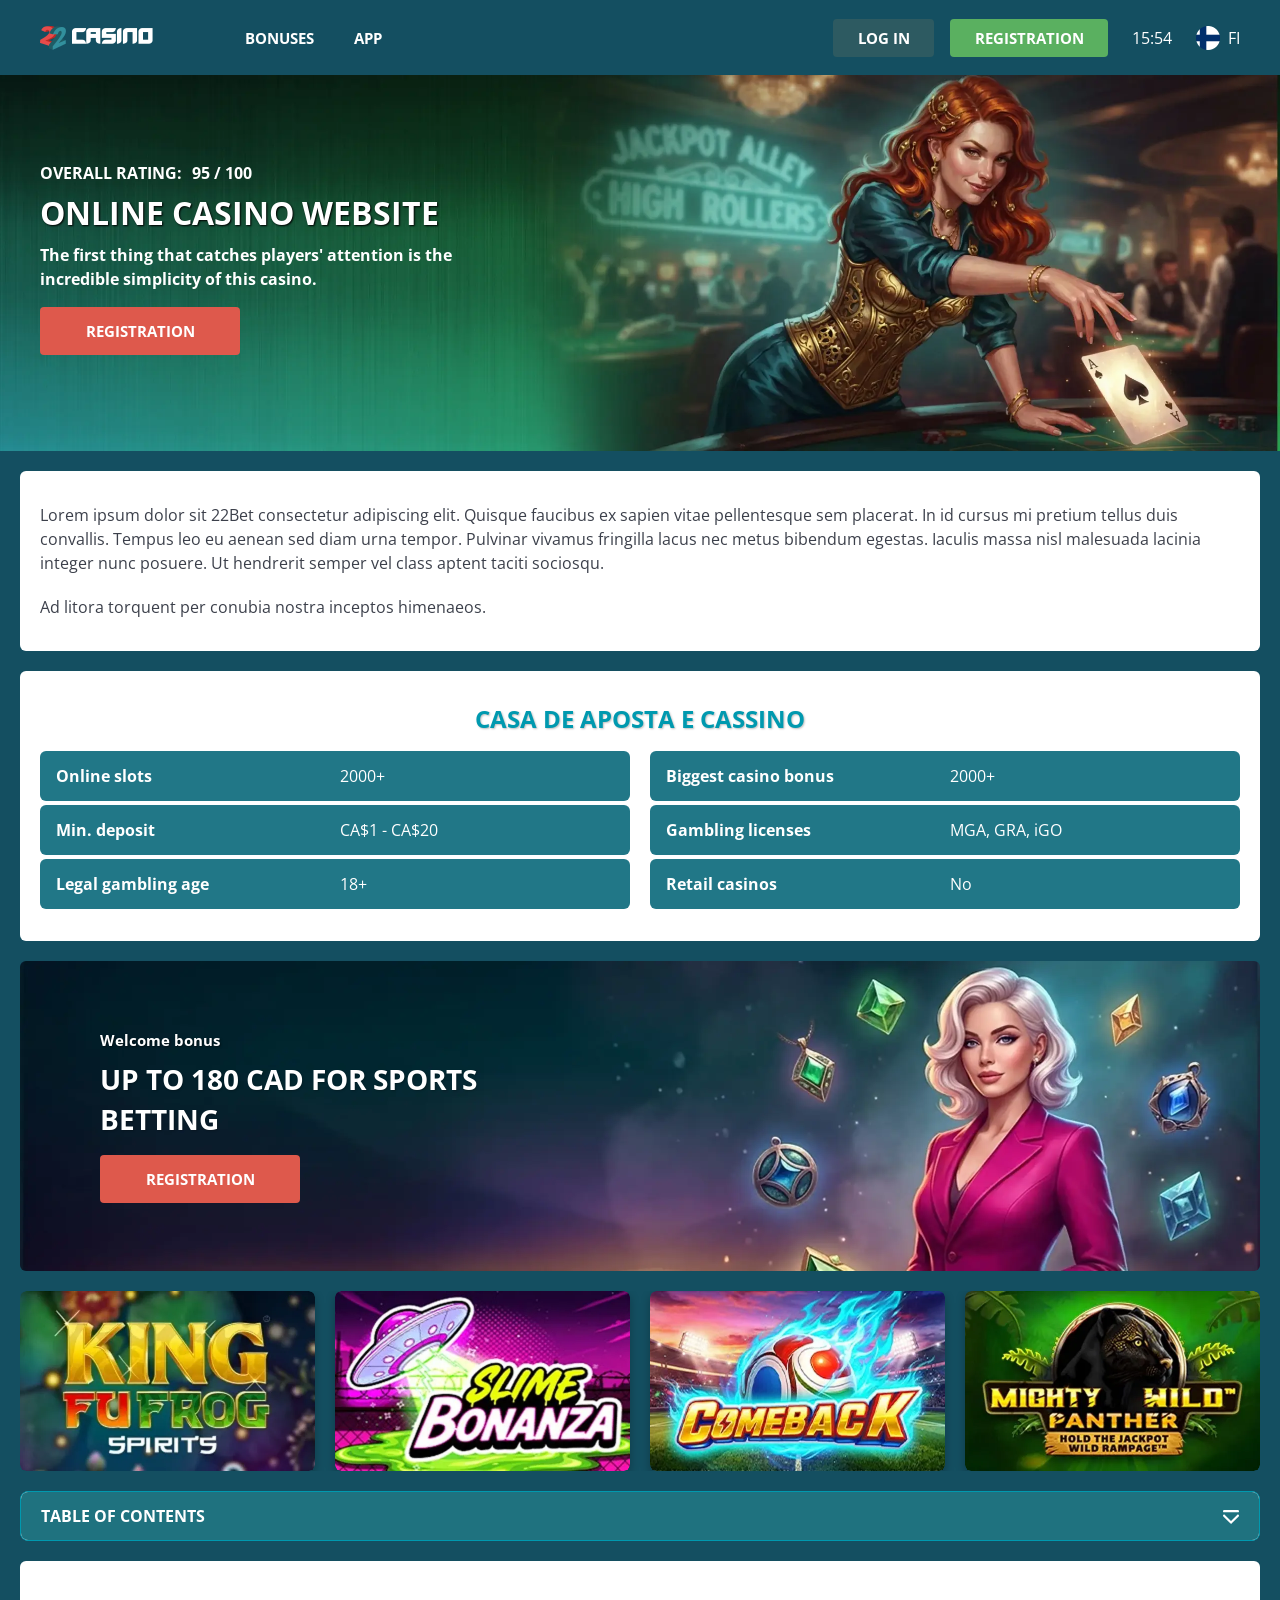
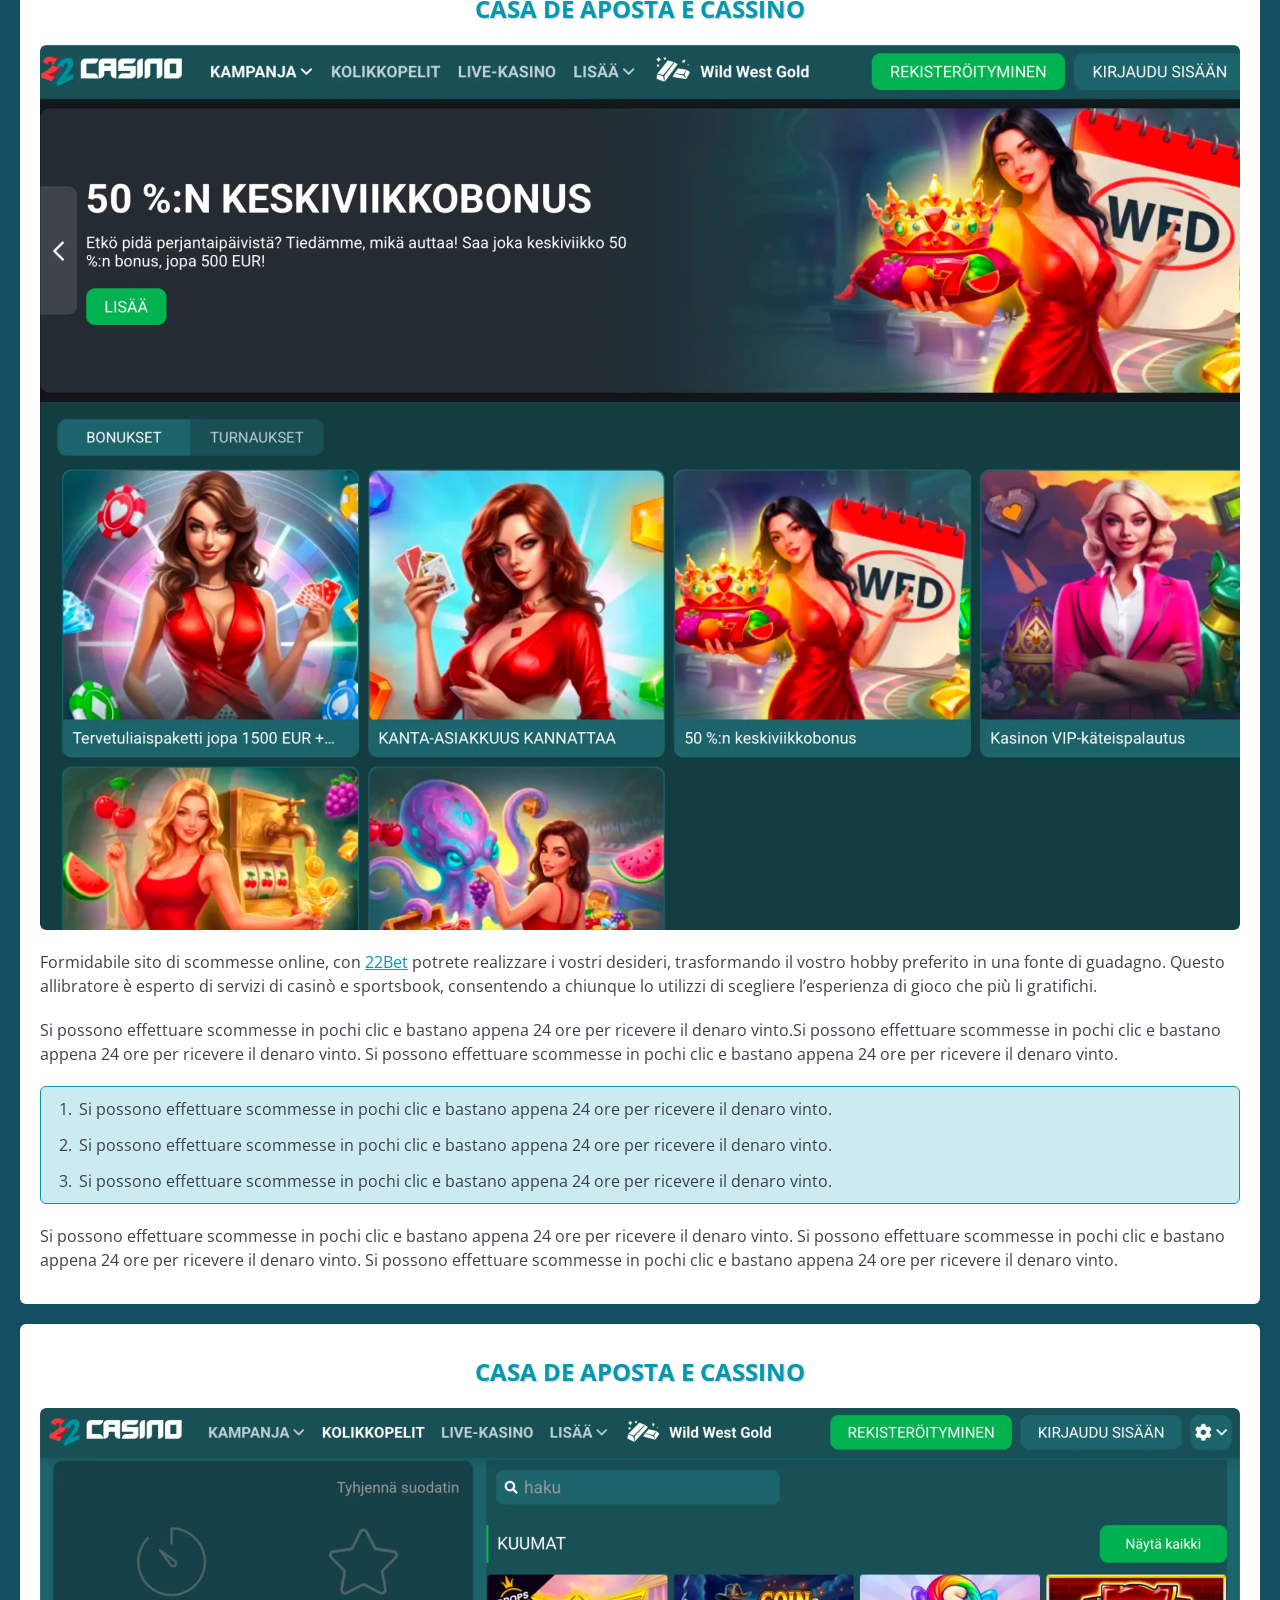
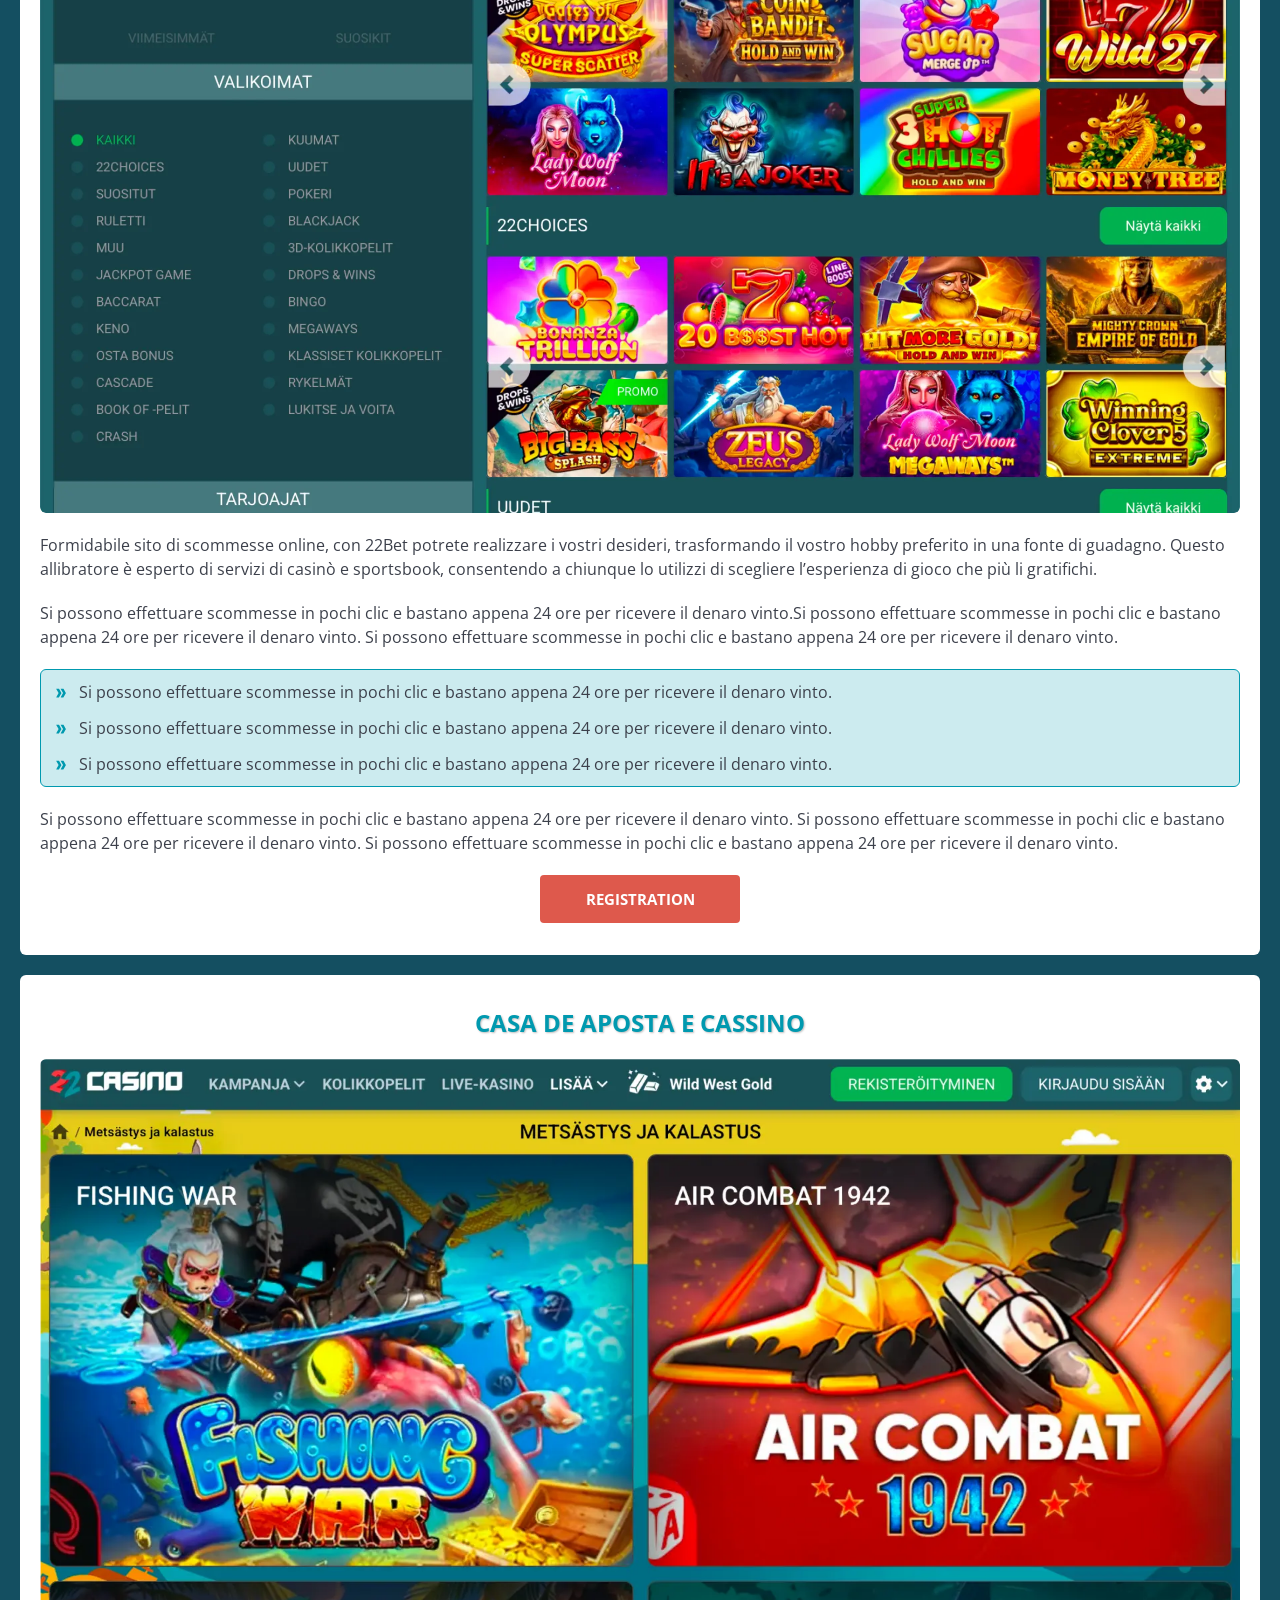
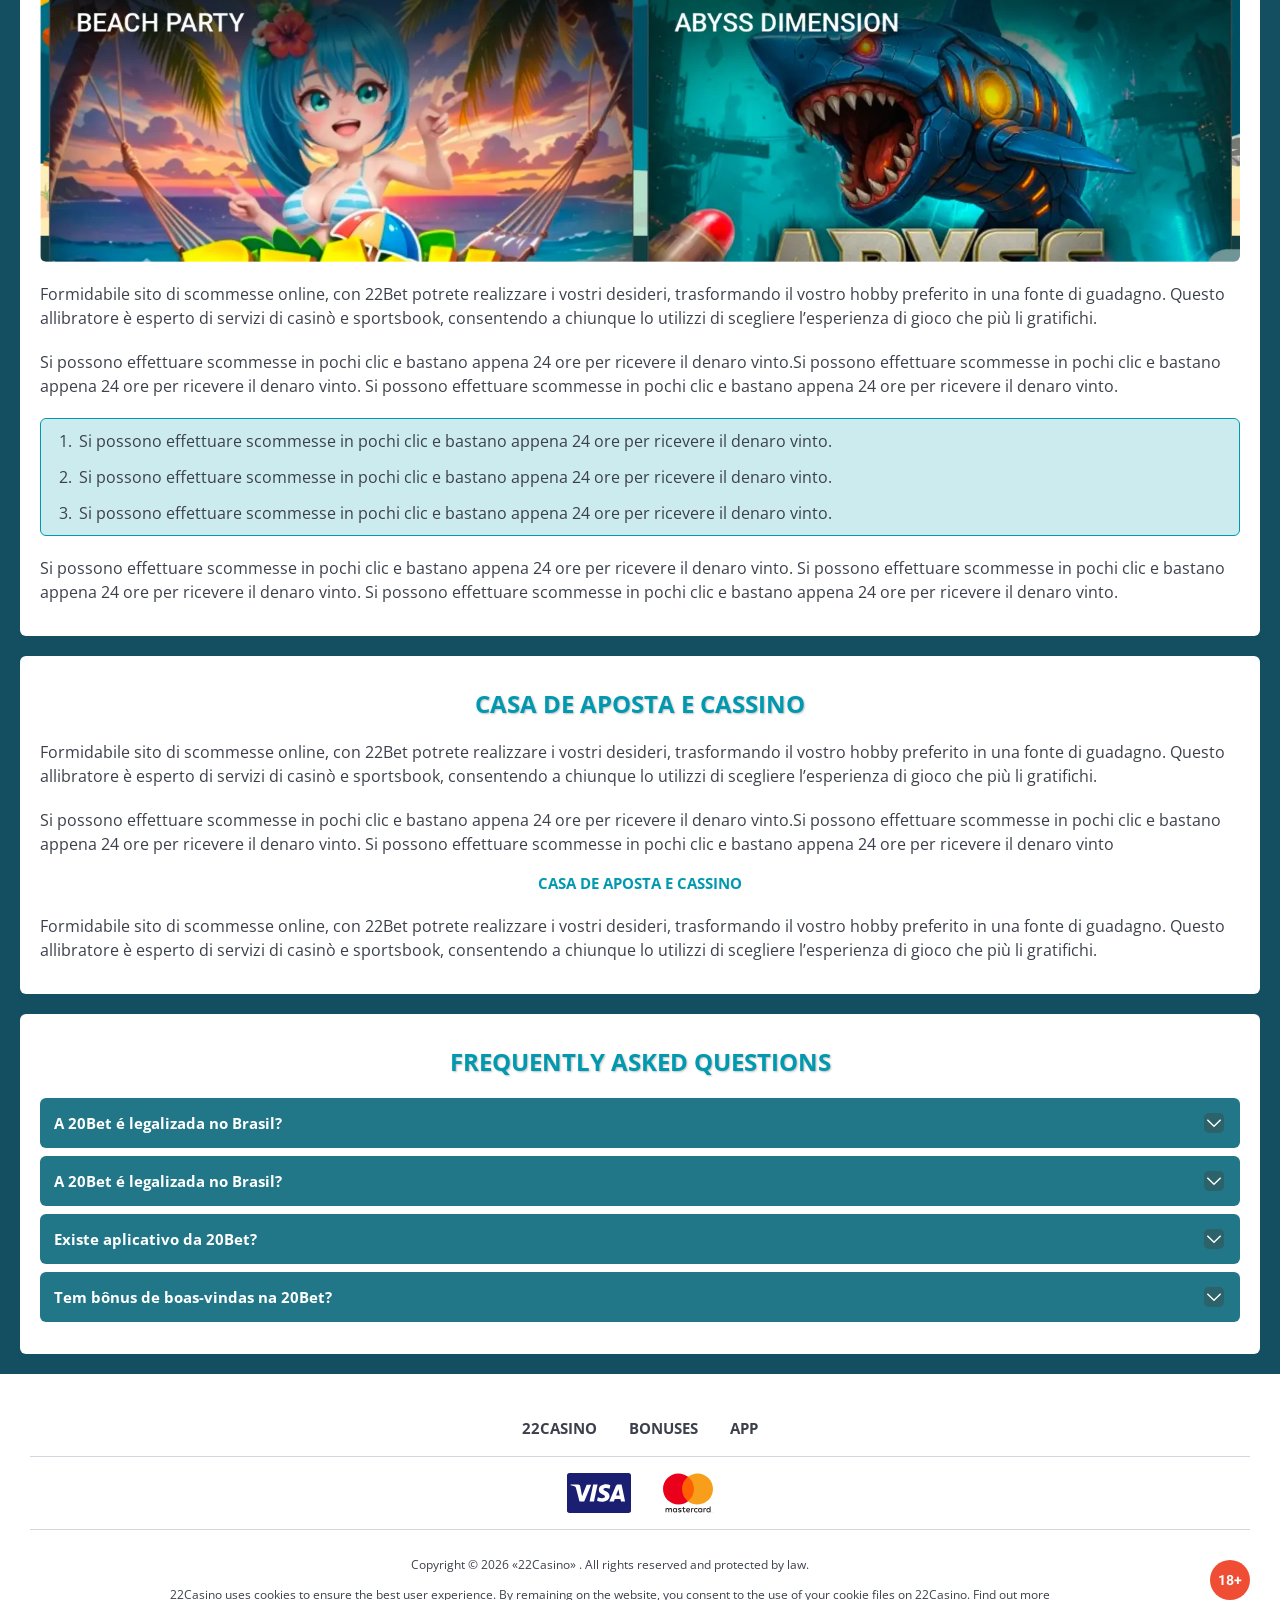
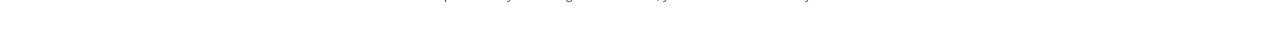
<file: index.html>
<!DOCTYPE html>
<html lang="fi">
  <head>
    <meta charset="UTF-8" />
   
    <meta name="viewport" content="width=device-width, initial-scale=1.0" />
    <title>22Bet </title>
    <meta name="description" content />
    <meta property="og:site_name" content />
    <meta property="og:title" content />
    <meta property="og:type" content="website" />
    <meta property="og:url" content />
    <meta property="og:image" content />
    <meta property="og:image:alt" content />
    <meta property="og:locale" content="fi" />
    <meta property="og:description" content />
    <link rel="preconnect" href="https://fonts.googleapis.com" />
    <link rel="preconnect" href="https://fonts.gstatic.com" crossorigin="anonymous" />
   <link href="https://fonts.googleapis.com/css2?family=Open+Sans:ital,wght@0,300..800;1,300..800&display=swap" rel="stylesheet">
<link href="https://fonts.googleapis.com/css?family=Roboto+Condensed&display=swap" rel="stylesheet">

   <link rel="stylesheet" href="./css/reset.css" />
    <link rel="stylesheet" href="./css/main.css" />
    <link rel="stylesheet" href="./css/media.css"/>
    <link rel="icon" href="./images/Group.png" type="image/x-icon"/>
    <script
    src="https://code.jquery.com/jquery-3.6.1.min.js"
    integrity="sha256-o88AwQnZB+VDvE9tvIXrMQaPlFFSUTR+nldQm1LuPXQ="
    crossorigin="anonymous"
  ></script>
  </head>
  <body>
    <header class="header">
      <section class="content header__content">
        <a href="./index.html" class="logo header__logo"
          ><img src="./images/logo.png" alt="logo" title
        /></a>
        <button class="header__btn-menu" >
          <svg width="16px" height="16px" viewBox="0 0 16 16" xmlns="http://www.w3.org/2000/svg">
              <rect y="0" width="16" height="3" rx="1.5"></rect>
              <rect y="6.5" width="16" height="3" rx="1.5"></rect>
              <rect y="13" width="16" height="3" rx="1.5"></rect>
            </svg>
        </button>

          <nav class="menu header__menu">
            <ul class="header__menu-list">
                
              <li >
                 <a href="./bonus.html" >
                Bonuses
              </a>
             
              
            </li>
              <li>
                <a href="./app.html">
                 App
                </a>
              </li>
           
             
            </ul>
            <div class="header__button header__button-menu " >
              <a href="#" class="button  button__login-menu">log in</a>
              <a href="#" class="button button__menu">registration</a>
            </div>
           
          </nav>
            <a href="#" class="button button__login">log in</a>
            <a href="#" class="button button__singup">registration</a>
            <div id="clock" class="header__time">00:00</div>
            <a href="#" class="header__flag">
                <span><img src="./images/flag.png" alt="flag" title /></span>
                <span>fi</span>
              </a>
      </section>
    </header>
     <main class="main home main-page">
        <section class=" hero hero__page">
           
            <div class="background">
              <img src="./images/main/bg-main.webp" alt="hero" title />
              
            </div>
            <div class="hero__wrapper">
              <div class="hero__data">
                <div class="hero__rating" >
                  <p>Overall Rating:</p>
                 
                  <span >
                    <span >95</span>
                  <span>/</span> 
                  <span >100</span>
                  
                  </span>
                </div>
                <h1 class="title general hero__title">
                 Online Casino Website
                </h1>
                <p class="hero__text">The first thing that catches players' attention is the incredible simplicity of this casino.</p>
                <a href="#" class="button  hero__button">Registration</a>
               
              </div>
             
            </div>
          </section>
      <section class="main__wrap main__wrap-page">
       
       <section class="content__wrapper content__wrapper-page">

         
        
       
          <section class="content article">
            <p>
             Lorem ipsum dolor sit 22Bet consectetur adipiscing elit. Quisque faucibus ex sapien vitae pellentesque sem placerat. In id cursus mi pretium tellus duis convallis. Tempus leo eu aenean sed diam urna tempor. Pulvinar vivamus fringilla lacus nec metus bibendum egestas. Iaculis massa nisl malesuada lacinia integer nunc posuere. Ut hendrerit semper vel class aptent taciti sociosqu.
            </p>
            <p>
             Ad litora torquent per conubia nostra inceptos himenaeos.
            </p>
          </section>
      <section class="content features">
            <h2 class="title high features__title">Casa de Aposta e Cassino</h2>
           
              <table class="features__table">
               <tbody class="features__group">
                 
                   <tr>
                   <td>Online slots</td>
                   <td>2000+</td>
                  </tr>
                  <tr>
                   <td>Biggest casino bonus</td>
                   <td>2000+</td>
                  </tr>
                  <tr>
                   <td>Min. deposit</td>
                   <td>CA$1 - CA$20</td>
                  </tr>
              
                     <tr>
                     <td>Gambling licenses</td>
                     <td>MGA, GRA, iGO</td>
                   </tr>
                   <tr>
                     <td>Legal gambling age</td>
                     <td>18+</td>
                   </tr>
                   <tr>
                     <td>Retail casinos</td>
                     <td>No</td>
                   </tr>
                
               </tbody>
             </table>
            
         
           </section>  

        
             
             <section class="content banner banner-main">
            <div class="background ">
              
              <img src="./images/main/banner-main.webp" alt="banner" title />
              
            </div>
            <div class="banner__info">
                <p class="banner__subtitle">Welcome bonus</p>
              <h2 class="title high banner__title-main">
             up to 180 CAD
for sports betting
              </h2>
          
              <a href="#" class="button banner__button">Registration</a>
            </div>
          </section>
          
           <section class="content casino">
           
              <ul class="casino__list ">
                <li class="casino__item">
                    <a href="#"><div class="casino__wrapper">
                      <img class="casino__img" src="./images/main/card-main1.webp" alt="" title>
                    <div class="casino__hover casino__hover-live">
                        
                        <div class="casino-box">
                            
                        <span href="#" class="button  casino__buttons">Play now</span>
                        </div>
                    </div>
                    </div>
                    </a>
                </li>
                <li class="casino__item">
                  <a href="#"><div class="casino__wrapper">
                      <img class="casino__img" src="./images/main/card-main2.webp" alt="" title>
                    <div class="casino__hover casino__hover-live">
                        
                        <div class="casino-box">
                            
                        <span href="#" class="button  casino__buttons">Play now</span>
                        </div>
                    </div>
                    </div>
                    </a>
              </li>
              <li class="casino__item">
              <a href="#"><div class="casino__wrapper">
                      <img class="casino__img" src="./images/main/card-main3.webp" alt="" title>
                    <div class="casino__hover casino__hover-live">
                        
                        <div class="casino-box">
                            
                        <span href="#" class="button  casino__buttons">Play now</span>
                        </div>
                    </div>
                    </div>
                    </a>
            </li>
             <li class="casino__item">
                <a href="#"><div class="casino__wrapper">
                      <img class="casino__img" src="./images/main/card-main4.webp" alt="" title>
                    <div class="casino__hover casino__hover-live">
                        
                        <div class="casino-box">
                            
                        <span href="#" class="button  casino__buttons">Play now</span>
                        </div>
                    </div>
                    </div>
                    </a>
            </li>
        

              </ul>
         </section>
              <section class="content menu-review__content">
              

            
                <div class="menu__review-desk menu__review-content">Table of Contents</div>
                <ul class="menu__review menu__review-list">
                  <li><a href="#">Lorem ipsum dolor sit</a></li>
                    <li><a href="#">Amet consectetur adipiscing</a></li>
                      <li><a href="#">Quisque faucibus ex sapien vitae</a></li>
                        <li><a href="#">Ut hendrerit sempero</a></li>
                          <li><a href="#">Pulvinar vivamus fringilla</a></li>
                           <li><a href="#">Ad litora torquent per conubia</a></li>
                         
                          
                </ul>
             
          
          </section>
          
        
          <section class="content article">
            <h2 class="title high article__title">Casa de Aposta e Cassino</h2>
             <div class="images">
              <img src="./images/main/image1-main.webp" alt="banner" title />
            </div>
            <p>
             Formidabile sito di scommesse online, con <a href="#">22Bet</a> potrete realizzare i vostri desideri, trasformando il vostro hobby preferito in una fonte di guadagno. Questo allibratore è esperto di servizi di casinò e sportsbook, consentendo a chiunque lo utilizzi di scegliere l’esperienza di gioco che più li gratifichi.
            </p>
            <p>
             Si possono effettuare scommesse in pochi clic e bastano appena 24 ore per ricevere il denaro vinto.Si possono effettuare scommesse in pochi clic e bastano appena 24 ore per ricevere il denaro vinto. Si possono effettuare scommesse in pochi clic e bastano appena 24 ore per ricevere il denaro vinto.
            </p>
           <ol>
              <li>Si possono effettuare scommesse in pochi clic e bastano appena 24 ore per ricevere il denaro vinto.</li>
              <li>Si possono effettuare scommesse in pochi clic e bastano appena 24 ore per ricevere il denaro vinto.</li>
              <li>Si possono effettuare scommesse in pochi clic e bastano appena 24 ore per ricevere il denaro vinto.</li>
            </ol>
            <p>Si possono effettuare scommesse in pochi clic e bastano appena 24 ore per ricevere il denaro vinto. Si possono effettuare scommesse in pochi clic e bastano appena 24 ore per ricevere il denaro vinto. Si possono effettuare scommesse in pochi clic e bastano appena 24 ore per ricevere il denaro vinto.</p>
          </section>
           <section class="content article">
            <h2 class="title high article__title">Casa de Aposta e Cassino</h2>
             <div class="images">
              <img src="./images/main/image2-main.webp" alt="banner" title />
            </div>
            <p>
             Formidabile sito di scommesse online, con 22Bet potrete realizzare i vostri desideri, trasformando il vostro hobby preferito in una fonte di guadagno. Questo allibratore è esperto di servizi di casinò e sportsbook, consentendo a chiunque lo utilizzi di scegliere l’esperienza di gioco che più li gratifichi.
            </p>
            <p>
             Si possono effettuare scommesse in pochi clic e bastano appena 24 ore per ricevere il denaro vinto.Si possono effettuare scommesse in pochi clic e bastano appena 24 ore per ricevere il denaro vinto. Si possono effettuare scommesse in pochi clic e bastano appena 24 ore per ricevere il denaro vinto.
            </p>
           <ul>
              <li>Si possono effettuare scommesse in pochi clic e bastano appena 24 ore per ricevere il denaro vinto.</li>
              <li>Si possono effettuare scommesse in pochi clic e bastano appena 24 ore per ricevere il denaro vinto.</li>
              <li>Si possono effettuare scommesse in pochi clic e bastano appena 24 ore per ricevere il denaro vinto.</li>
            </ul>
            <p>Si possono effettuare scommesse in pochi clic e bastano appena 24 ore per ricevere il denaro vinto. Si possono effettuare scommesse in pochi clic e bastano appena 24 ore per ricevere il denaro vinto. Si possono effettuare scommesse in pochi clic e bastano appena 24 ore per ricevere il denaro vinto.</p>
         <a href="#" class="button">Registration</a>
          </section>
           <section class="content article">
            <h2 class="title high article__title">Casa de Aposta e Cassino</h2>
             <div class="images">
              <img src="./images/main/image3-main.webp" alt="banner" title />
            </div>
            <p>
             Formidabile sito di scommesse online, con 22Bet potrete realizzare i vostri desideri, trasformando il vostro hobby preferito in una fonte di guadagno. Questo allibratore è esperto di servizi di casinò e sportsbook, consentendo a chiunque lo utilizzi di scegliere l’esperienza di gioco che più li gratifichi.
            </p>
            <p>
             Si possono effettuare scommesse in pochi clic e bastano appena 24 ore per ricevere il denaro vinto.Si possono effettuare scommesse in pochi clic e bastano appena 24 ore per ricevere il denaro vinto. Si possono effettuare scommesse in pochi clic e bastano appena 24 ore per ricevere il denaro vinto.
            </p>
           <ol>
              <li>Si possono effettuare scommesse in pochi clic e bastano appena 24 ore per ricevere il denaro vinto.</li>
              <li>Si possono effettuare scommesse in pochi clic e bastano appena 24 ore per ricevere il denaro vinto.</li>
              <li>Si possono effettuare scommesse in pochi clic e bastano appena 24 ore per ricevere il denaro vinto.</li>
            </ol>
            <p>Si possono effettuare scommesse in pochi clic e bastano appena 24 ore per ricevere il denaro vinto. Si possono effettuare scommesse in pochi clic e bastano appena 24 ore per ricevere il denaro vinto. Si possono effettuare scommesse in pochi clic e bastano appena 24 ore per ricevere il denaro vinto.</p>
          </section>
           <section class="content article">
            <h2 class="title high article__title">Casa de Aposta e Cassino</h2>
            <p>Formidabile sito di scommesse online, con 22Bet potrete realizzare i vostri desideri, trasformando il vostro hobby preferito in una fonte di guadagno. Questo allibratore è esperto di servizi di casinò e sportsbook, consentendo a chiunque lo utilizzi di scegliere l’esperienza di gioco che più li gratifichi.</p>
            <p>Si possono effettuare scommesse in pochi clic e bastano appena 24 ore per ricevere il denaro vinto.Si possono effettuare scommesse in pochi clic e bastano appena 24 ore per ricevere il denaro vinto. Si possono effettuare scommesse in pochi clic e bastano appena 24 ore per ricevere il denaro vinto</p>
            <h3>Casa de Aposta e Cassino</h3>
            <p>Formidabile sito di scommesse online, con 22Bet potrete realizzare i vostri desideri, trasformando il vostro hobby preferito in una fonte di guadagno. Questo allibratore è esperto di servizi di casinò e sportsbook, consentendo a chiunque lo utilizzi di scegliere l’esperienza di gioco che più li gratifichi.</p>
           </section>

          <section class="content faq">
            <h2 class="title high faq__title">Frequently Asked Questions</h2>
            <ol class="faq__list " >
              <li class="faq__item"  >
                <h3 class="title medium faq__subtitle js-button-expander js-button-expander--faq"  >A 20Bet é legalizada no Brasil?
                 </h3>
                <div  class="faq__answer js-expand-content js-expand-content--faq" >
                  <p  >
                    Sim, a casa de apostas tem licença emitida por Curaçao, que é reconhecida no Brasil e a permite atuar por aqui.
                  </p>
                </div>
              </li>
              <li class="faq__item"  >
                <h3 class="title medium faq__subtitle js-button-expander js-button-expander--faq"  >A 20Bet é legalizada no Brasil?</h3>
                <div class="faq__answer js-expand-content js-expand-content--faq" >
                  <p  >
                    Sim, a casa de apostas tem licença emitida por Curaçao, que é reconhecida no Brasil e a permite atuar por aqui.
                  </p>
                </div>
              </li> 
              <li class="faq__item"  >
                <h3 class="title medium faq__subtitle js-button-expander js-button-expander--faq"  >Existe aplicativo da 20Bet?</h3>
                <div class="faq__answer js-expand-content js-expand-content--faq" >
                  <p  >
                   Sim, disponível para sistemas operacionais iOS e Android.
                  </p>
                </div>
              </li> 
              <li class="faq__item"  >
                <h3 class="title medium faq__subtitle js-button-expander js-button-expander--faq"  >Tem bônus de boas-vindas na 20Bet?</h3>
                <div class="faq__answer js-expand-content js-expand-content--faq" >
                  <p  >
                   O pacote especial para novos usuários da 20Bet paga 100% sobre o primeiro depósito, com limite de 600 BRL.
                  </p>
                </div>
              </li> 
             
            </ol>
          </section>
          
        </section> 
      
        <div class=""  onclick="scrollToTop()">
          <button class="main__arrow" id="scrollToTopBtn"></button>
        </div> 
        
      </section>
    </main> 
     <footer class=" footer ">
      <section class="content footer__content">
        <ul class="footer__menu">
         <li><a href="/">22casino</a></li>
         <li><a href="./bonus.html">Bonuses</a></li>
         <li><a href="./app.html">App</a></li>
        
        </ul>
          <ul class="footer__cards-list">
           
            <li>
              <a href="#"
                ><img src="./images/footer-img1.svg" alt="card" title
              /></a>
            </li>
           <li>
              <a href="#"
                ><img src="./images/footer-img2.svg" alt="card" title
              /></a>
            </li> 
          </ul>
       
        <div class="footer__wrapp">
          <div class="footer__text">
           
            <p>Copyright &copy; 2026 «22Casino» . All rights reserved and protected by law.
</p>
<p>22Casino uses cookies to ensure the best user experience. By remaining on the website, you consent to the use of your cookie files on 22Casino. Find out more</p>
           
          </div>
         <div class="footer__box">
           <div class="footer__age">
          <img src="./images/age.svg" alt="" title>
          </div>
         
         </div>
        </div>
      
      </section>
    </footer>
    <script src="./js/arrowUp.js" defer></script>
    <script src="./js/sidebar.js" defer></script>
    <script src="./js/expander.js" defer></script>
    <script src="./js/mobile-menu.js" defer></script>
    <script src="./js/clock.js" defer></script>
  </body>
</html>
</file>
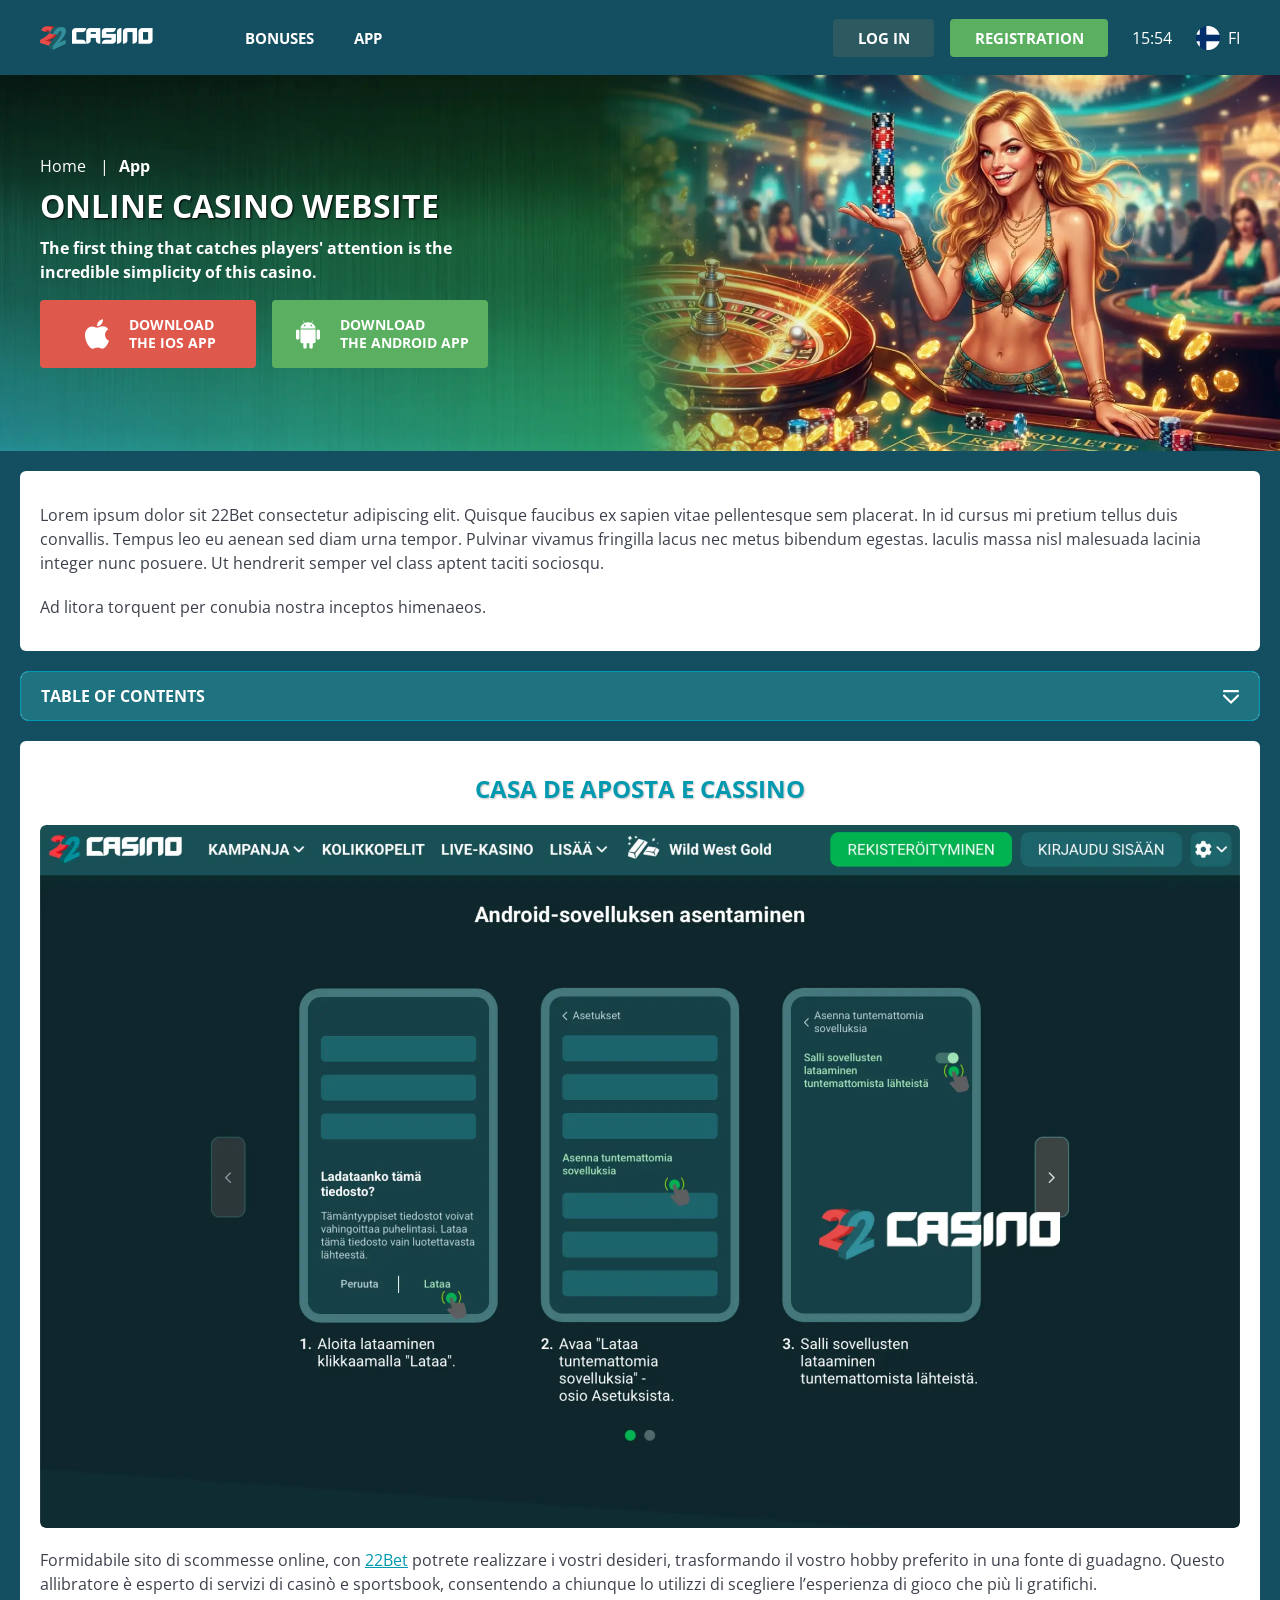
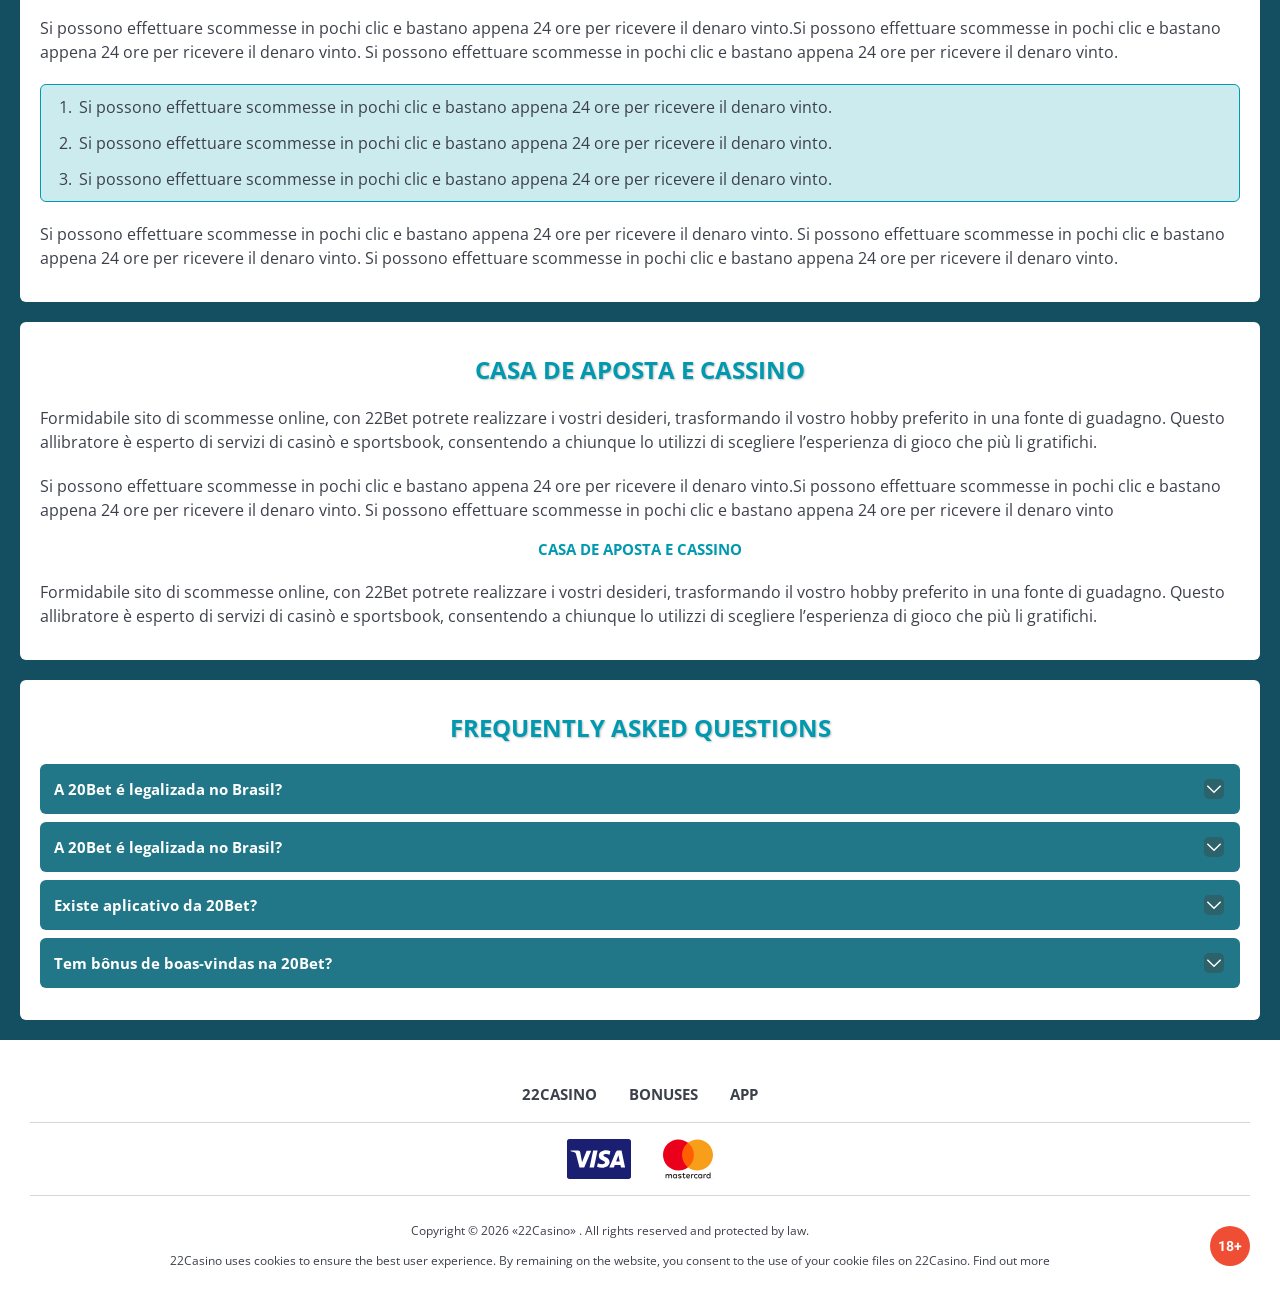
<file: app.html>
<!DOCTYPE html>
<html lang="fi">
  <head>
    <meta charset="UTF-8" />
   
    <meta name="viewport" content="width=device-width, initial-scale=1.0" />
    <title>22Bet </title>
    <meta name="description" content />
    <meta property="og:site_name" content />
    <meta property="og:title" content />
    <meta property="og:type" content="website" />
    <meta property="og:url" content />
    <meta property="og:image" content />
    <meta property="og:image:alt" content />
    <meta property="og:locale" content="fi" />
    <meta property="og:description" content />
    <link rel="preconnect" href="https://fonts.googleapis.com" />
    <link rel="preconnect" href="https://fonts.gstatic.com" crossorigin="anonymous" />
   <link href="https://fonts.googleapis.com/css2?family=Open+Sans:ital,wght@0,300..800;1,300..800&display=swap" rel="stylesheet">
<link href="https://fonts.googleapis.com/css?family=Roboto+Condensed&display=swap" rel="stylesheet">

   <link rel="stylesheet" href="./css/reset.css" />
    <link rel="stylesheet" href="./css/main.css" />
    <link rel="stylesheet" href="./css/media.css"/>
    <link rel="icon" href="./images/Group.png" type="image/x-icon"/>
    <script
    src="https://code.jquery.com/jquery-3.6.1.min.js"
    integrity="sha256-o88AwQnZB+VDvE9tvIXrMQaPlFFSUTR+nldQm1LuPXQ="
    crossorigin="anonymous"
  ></script>
  </head>
  <body>
    <header class="header">
      <section class="content header__content">
        <a href="./index.html" class="logo header__logo"
          ><img src="./images/logo.png" alt="logo" title
        /></a>
        <button class="header__btn-menu" >
          <svg width="16px" height="16px" viewBox="0 0 16 16" xmlns="http://www.w3.org/2000/svg">
              <rect y="0" width="16" height="3" rx="1.5"></rect>
              <rect y="6.5" width="16" height="3" rx="1.5"></rect>
              <rect y="13" width="16" height="3" rx="1.5"></rect>
            </svg>
        </button>

          <nav class="menu header__menu">
        <ul class="header__menu-list">
                
              <li >
                 <a href="./bonus.html" >
                Bonuses
              </a>
             
              
            </li>
              <li>
                <a href="./app.html">
                 App
                </a>
              </li>
           
             
            </ul>
            <div class="header__button header__button-menu " >
              <a href="#" class="button  button__login-menu">log in</a>
              <a href="#" class="button button__menu">registration</a>
            </div>
           
          </nav>
            <a href="#" class="button button__login">log in</a>
            <a href="#" class="button button__singup">registration</a>
            <div id="clock" class="header__time">00:00</div>
            <a href="#" class="header__flag">
                <span><img src="./images/flag.png" alt="flag" title /></span>
                <span>fi</span>
              </a>
      </section>
    </header>
     <main class="main home main-page">
        <section class=" hero hero__page">
           
            <div class="background background-page">
              <img src="./images/app/bg-app.webp" alt="hero" title />
              
            </div>
            <div class="hero__wrapper hero__wrapper-page">
              <div class="hero__data hero__data-bonus">
                <ul
                class="breadcrumbs "
                
              >
                <li
                  
                >
                  <a href="#" >
                    <span >Home</span></a
                  >
                 
                </li>
                <li
                  
                >
                  <a href="/" > <span >App</span></a>
                 
                </li>
              </ul>
                <h1 class="title general hero__title">
                  Online Casino Website
                </h1>
                 <p class="hero__text">The first thing that catches players' attention is the incredible simplicity of this casino.</p>
               
              <div class="banner__content banner__content-app">
             
                  <a href="#" class="banner__btn banner__btn-app">
                    <img src="./images/main/apple-app.svg" alt="icon" title>
                   Download  </br>
THE IOS APP
                  </a>
                  <a href="#" class="banner__btn banner__btn-android"
                    > <img src="./images/main/android-app.svg" alt="icon" title>Download  </br>
THE android APP</a
                  >
                </div>
              </div>
             
            </div>
          </section>
      <section class="main__wrap main__wrap-page">
       
       <section class="content__wrapper content__wrapper-page">

         
        
       
          <section class="content article">
            <p>
             Lorem ipsum dolor sit 22Bet consectetur adipiscing elit. Quisque faucibus ex sapien vitae pellentesque sem placerat. In id cursus mi pretium tellus duis convallis. Tempus leo eu aenean sed diam urna tempor. Pulvinar vivamus fringilla lacus nec metus bibendum egestas. Iaculis massa nisl malesuada lacinia integer nunc posuere. Ut hendrerit semper vel class aptent taciti sociosqu.
            </p>
            <p>
             Ad litora torquent per conubia nostra inceptos himenaeos.
            </p>
          </section>
         
       <section class="content menu-review__content">
              

            
                <div class="menu__review-desk menu__review-content">Table of Contents</div>
                <ul class="menu__review menu__review-list">
                  <li><a href="#">Lorem ipsum dolor sit</a></li>
                    <li><a href="#">Amet consectetur adipiscing</a></li>
                      <li><a href="#">Quisque faucibus ex sapien vitae</a></li>
                        <li><a href="#">Ut hendrerit sempero</a></li>
                          <li><a href="#">Pulvinar vivamus fringilla</a></li>
                           <li><a href="#">Ad litora torquent per conubia</a></li>
                         
                          
                </ul>
             
          
          </section>
        
          <section class="content article">
            <h2 class="title high article__title">Casa de Aposta e Cassino</h2>
             <div class="images">
              <img src="./images/app/image1-app.webp" alt="banner" title />
            </div>
            <p>
             Formidabile sito di scommesse online, con <a href="#">22Bet</a> potrete realizzare i vostri desideri, trasformando il vostro hobby preferito in una fonte di guadagno. Questo allibratore è esperto di servizi di casinò e sportsbook, consentendo a chiunque lo utilizzi di scegliere l’esperienza di gioco che più li gratifichi.
            </p>
            <p>
             Si possono effettuare scommesse in pochi clic e bastano appena 24 ore per ricevere il denaro vinto.Si possono effettuare scommesse in pochi clic e bastano appena 24 ore per ricevere il denaro vinto. Si possono effettuare scommesse in pochi clic e bastano appena 24 ore per ricevere il denaro vinto.
            </p>
           <ol>
              <li>Si possono effettuare scommesse in pochi clic e bastano appena 24 ore per ricevere il denaro vinto.</li>
              <li>Si possono effettuare scommesse in pochi clic e bastano appena 24 ore per ricevere il denaro vinto.</li>
              <li>Si possono effettuare scommesse in pochi clic e bastano appena 24 ore per ricevere il denaro vinto.</li>
            </ol>
            <p>Si possono effettuare scommesse in pochi clic e bastano appena 24 ore per ricevere il denaro vinto. Si possono effettuare scommesse in pochi clic e bastano appena 24 ore per ricevere il denaro vinto. Si possono effettuare scommesse in pochi clic e bastano appena 24 ore per ricevere il denaro vinto.</p>
          </section>
         
         
           <section class="content article">
            <h2 class="title high article__title">Casa de Aposta e Cassino</h2>
            <p>Formidabile sito di scommesse online, con 22Bet potrete realizzare i vostri desideri, trasformando il vostro hobby preferito in una fonte di guadagno. Questo allibratore è esperto di servizi di casinò e sportsbook, consentendo a chiunque lo utilizzi di scegliere l’esperienza di gioco che più li gratifichi.</p>
            <p>Si possono effettuare scommesse in pochi clic e bastano appena 24 ore per ricevere il denaro vinto.Si possono effettuare scommesse in pochi clic e bastano appena 24 ore per ricevere il denaro vinto. Si possono effettuare scommesse in pochi clic e bastano appena 24 ore per ricevere il denaro vinto</p>
            <h3>Casa de Aposta e Cassino</h3>
            <p>Formidabile sito di scommesse online, con 22Bet potrete realizzare i vostri desideri, trasformando il vostro hobby preferito in una fonte di guadagno. Questo allibratore è esperto di servizi di casinò e sportsbook, consentendo a chiunque lo utilizzi di scegliere l’esperienza di gioco che più li gratifichi.</p>
           </section>

          <section class="content faq">
            <h2 class="title high faq__title">Frequently Asked Questions</h2>
            <ul class="faq__list " >
              <li class="faq__item"  >
                <h3 class="title medium faq__subtitle js-button-expander js-button-expander--faq"  >A 20Bet é legalizada no Brasil?
                 </h3>
                <div  class="faq__answer js-expand-content js-expand-content--faq" >
                  <p  >
                    Sim, a casa de apostas tem licença emitida por Curaçao, que é reconhecida no Brasil e a permite atuar por aqui.
                  </p>
                </div>
              </li>
              <li class="faq__item"  >
                <h3 class="title medium faq__subtitle js-button-expander js-button-expander--faq"  >A 20Bet é legalizada no Brasil?</h3>
                <div class="faq__answer js-expand-content js-expand-content--faq" >
                  <p  >
                    Sim, a casa de apostas tem licença emitida por Curaçao, que é reconhecida no Brasil e a permite atuar por aqui.
                  </p>
                </div>
              </li> 
              <li class="faq__item"  >
                <h3 class="title medium faq__subtitle js-button-expander js-button-expander--faq"  >Existe aplicativo da 20Bet?</h3>
                <div class="faq__answer js-expand-content js-expand-content--faq" >
                  <p  >
                   Sim, disponível para sistemas operacionais iOS e Android.
                  </p>
                </div>
              </li> 
              <li class="faq__item"  >
                <h3 class="title medium faq__subtitle js-button-expander js-button-expander--faq"  >Tem bônus de boas-vindas na 20Bet?</h3>
                <div class="faq__answer js-expand-content js-expand-content--faq" >
                  <p  >
                   O pacote especial para novos usuários da 20Bet paga 100% sobre o primeiro depósito, com limite de 600 BRL.
                  </p>
                </div>
              </li> 
             
            </ul>
          </section>
          
        </section> 
      
        <div class=""  onclick="scrollToTop()">
          <button class="main__arrow" id="scrollToTopBtn"></button>
        </div> 
        
      </section>
    </main> 
  <footer class=" footer ">
      <section class="content footer__content">
        <ul class="footer__menu">
         <li><a href="/">22casino</a></li>
         <li><a href="./bonus.html">Bonuses</a></li>
         <li><a href="./app.html">App</a></li>
        
        </ul>
          <ul class="footer__cards-list">
           
            <li>
              <a href="#"
                ><img src="./images/footer-img1.svg" alt="card" title
              /></a>
            </li>
           <li>
              <a href="#"
                ><img src="./images/footer-img2.svg" alt="card" title
              /></a>
            </li> 
          </ul>
       
        <div class="footer__wrapp">
          <div class="footer__text">
           
            <p>Copyright &copy; 2026 «22Casino» . All rights reserved and protected by law.
</p>
<p>22Casino uses cookies to ensure the best user experience. By remaining on the website, you consent to the use of your cookie files on 22Casino. Find out more</p>
           
          </div>
         <div class="footer__box">
           <div class="footer__age">
          <img src="./images/age.svg" alt="" title>
          </div>
         
         </div>
        </div>
      
      </section>
    </footer>
    <script src="./js/arrowUp.js" defer></script>
    <script src="./js/sidebar.js" defer></script>
    <script src="./js/expander.js" defer></script>
    <script src="./js/mobile-menu.js" defer></script>
    <script src="./js/clock.js" defer></script>
  </body>
</html>
</file>
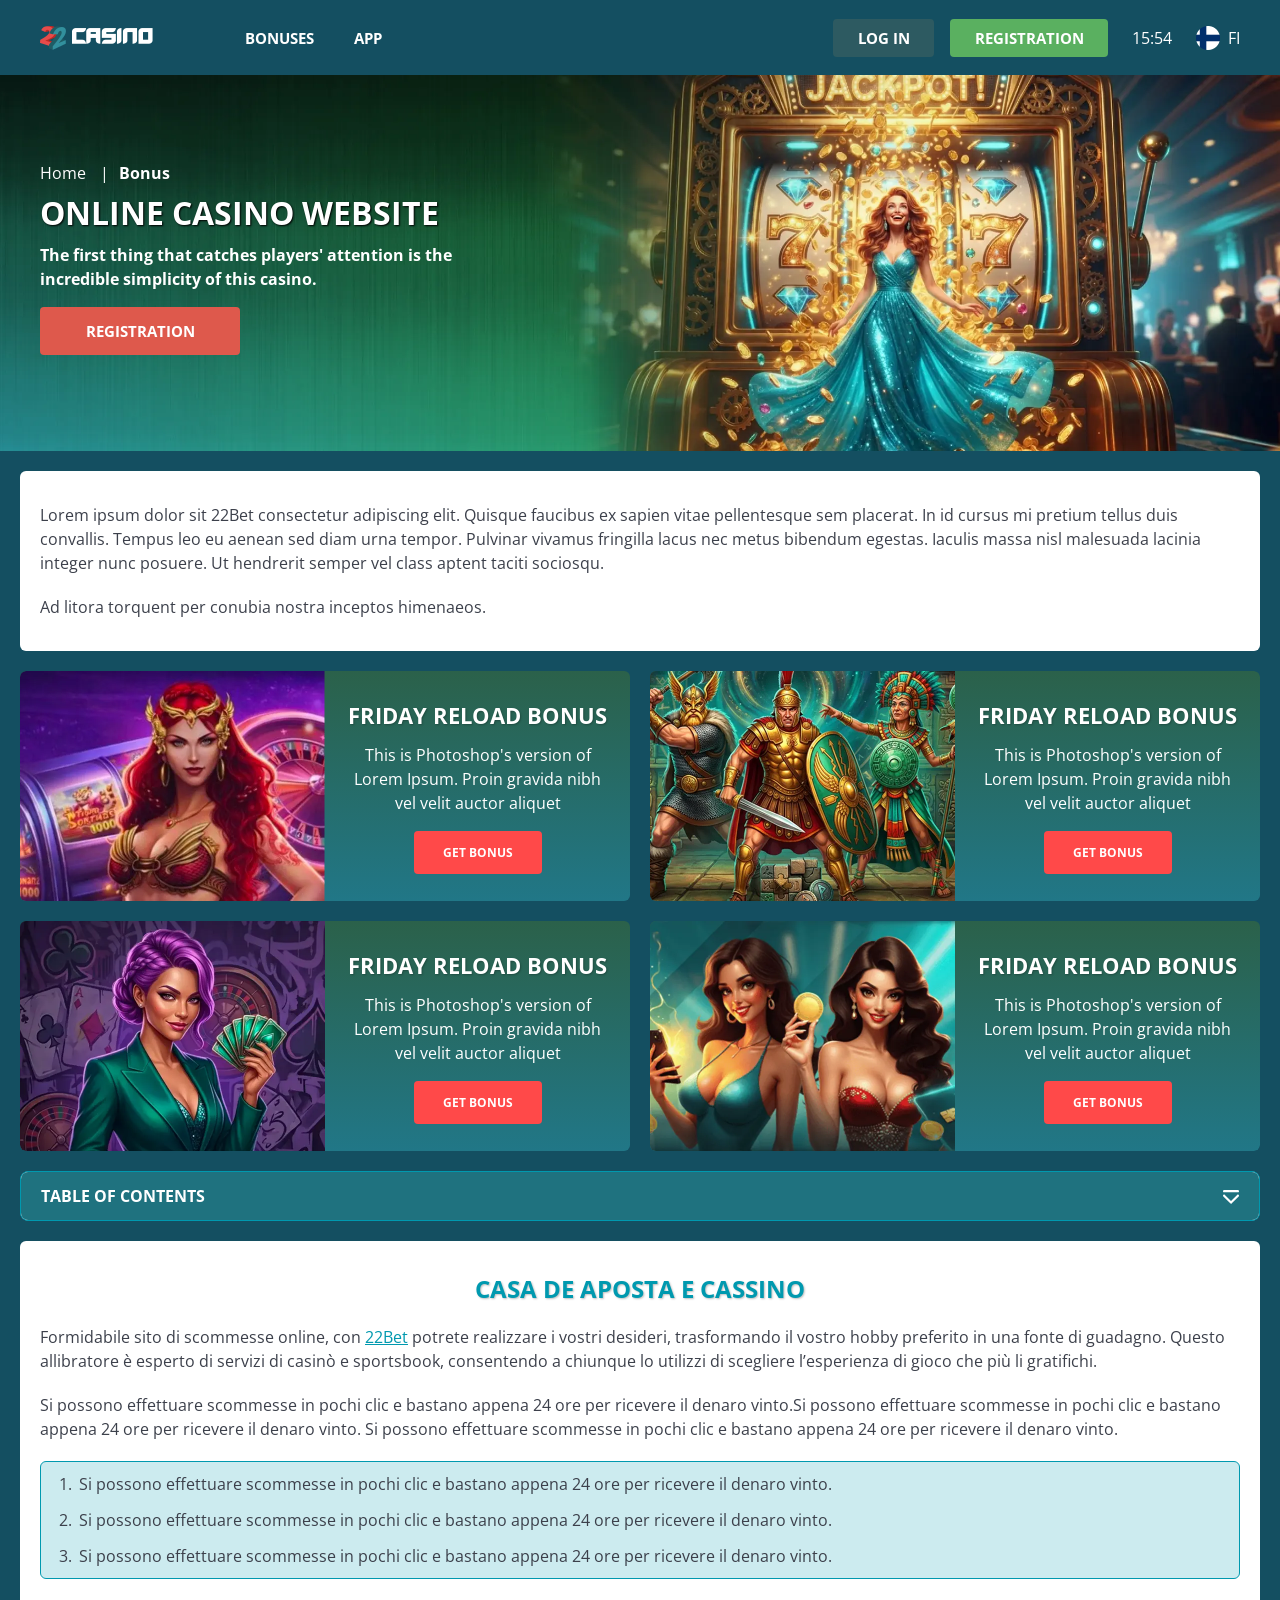
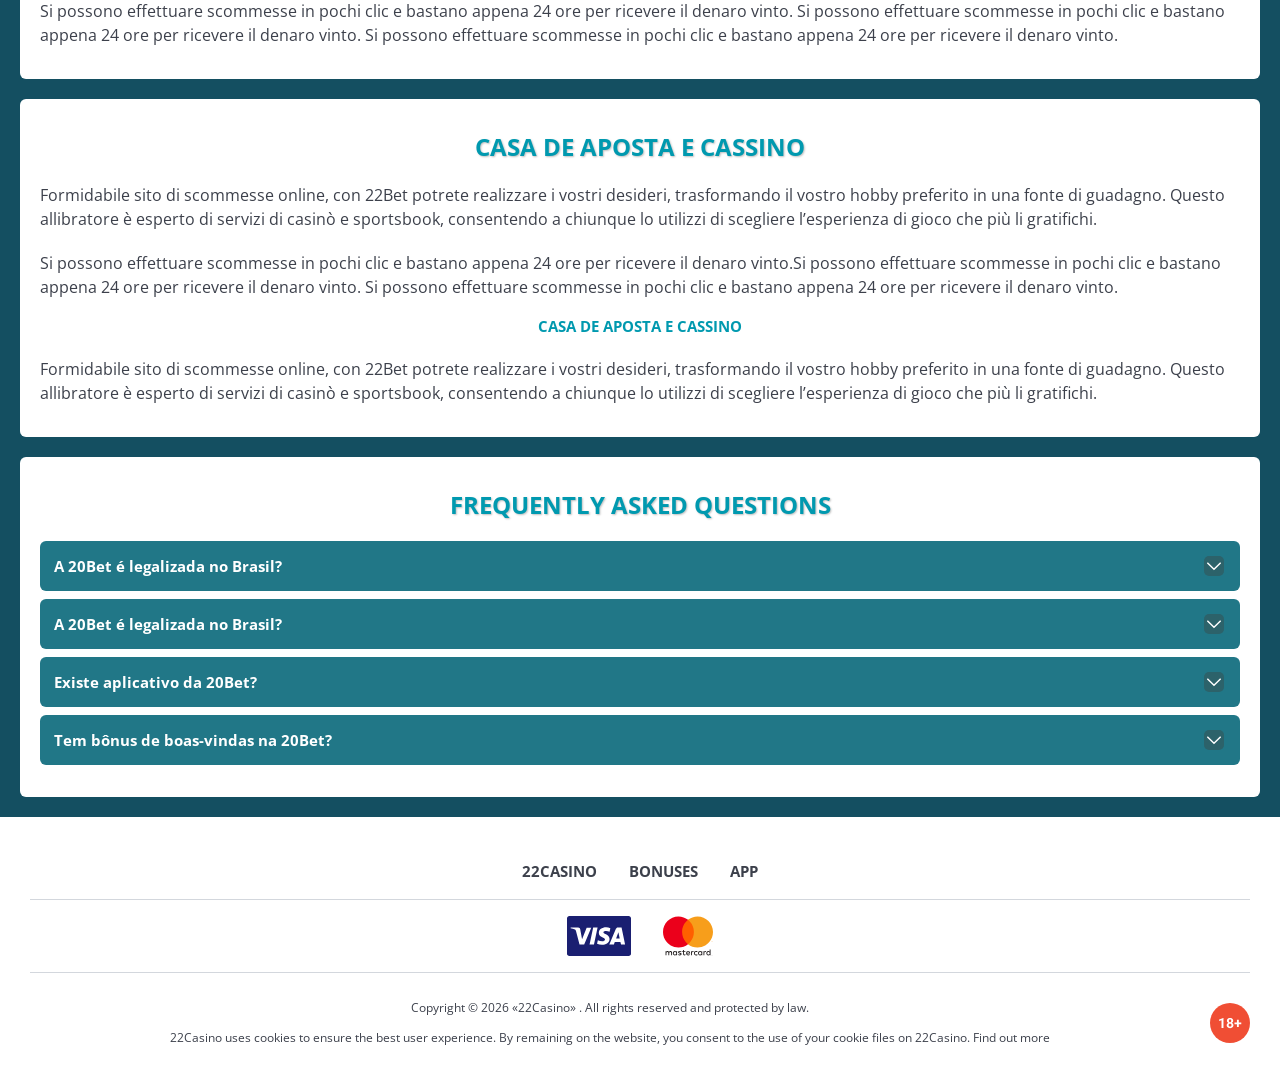
<file: bonus.html>
<!DOCTYPE html>
<html lang="fi">
  <head>
    <meta charset="UTF-8" />
   
    <meta name="viewport" content="width=device-width, initial-scale=1.0" />
    <title>22Bet </title>
    <meta name="description" content />
    <meta property="og:site_name" content />
    <meta property="og:title" content />
    <meta property="og:type" content="website" />
    <meta property="og:url" content />
    <meta property="og:image" content />
    <meta property="og:image:alt" content />
    <meta property="og:locale" content="fi" />
    <meta property="og:description" content />
    <link rel="preconnect" href="https://fonts.googleapis.com" />
    <link rel="preconnect" href="https://fonts.gstatic.com" crossorigin="anonymous" />
    
   <link href="https://fonts.googleapis.com/css2?family=Open+Sans:ital,wght@0,300..800;1,300..800&display=swap" rel="stylesheet">
<link href="https://fonts.googleapis.com/css?family=Roboto+Condensed&display=swap" rel="stylesheet">

    <link rel="stylesheet" href="./css/reset.css" />
    <link rel="stylesheet" href="./css/main.css" />
    <link rel="stylesheet" href="./css/media.css"/>
    <link rel="icon" href="./images/Group.png" type="image/x-icon"/>
    <script
    src="https://code.jquery.com/jquery-3.6.1.min.js"
    integrity="sha256-o88AwQnZB+VDvE9tvIXrMQaPlFFSUTR+nldQm1LuPXQ="
    crossorigin="anonymous"
  ></script>
  </head>
  <body>
  <header class="header">
      <section class="content header__content">
        <a href="./index.html" class="logo header__logo"
          ><img src="./images/logo.png" alt="logo" title
        /></a>
        <button class="header__btn-menu" >
          <svg width="16px" height="16px" viewBox="0 0 16 16" xmlns="http://www.w3.org/2000/svg">
              <rect y="0" width="16" height="3" rx="1.5"></rect>
              <rect y="6.5" width="16" height="3" rx="1.5"></rect>
              <rect y="13" width="16" height="3" rx="1.5"></rect>
            </svg>
        </button>

          <nav class="menu header__menu">
      <ul class="header__menu-list">
                
              <li >
                 <a href="./bonus.html" >
                Bonuses
              </a>
             
              
            </li>
              <li>
                <a href="./app.html">
                 App
                </a>
              </li>
           
             
            </ul>
            <div class="header__button header__button-menu " >
              <a href="#" class="button  button__login-menu">log in</a>
              <a href="#" class="button button__menu">registration</a>
            </div>
           
          </nav>
            <a href="#" class="button button__login">log in</a>
            <a href="#" class="button button__singup">registration</a>
            <div id="clock" class="header__time">00:00</div>
            <a href="#" class="header__flag">
                <span><img src="./images/flag.png" alt="flag" title /></span>
                <span>fi</span>
              </a>
      </section>
    </header>
     <main class="main home main-page">
        <section class=" hero hero__page">
           
            <div class="background ">
              <img src="./images/bonus/bg-bonus.webp" alt="hero" title />
              
            </div>
            <div class="hero__wrapper hero__wrapper-page">
              <div class="hero__data hero__data-bonus">
                <ul
                class="breadcrumbs "
                
              >
                <li
                  
                >
                  <a href="/" >
                    <span >Home</span></a
                  >
                 
                </li>
                <li
                  
                >
                  <a href="#" > <span >Bonus</span></a>
                 
                </li>
              </ul>
                <h1 class="title general hero__title">
                  Online Casino Website
                </h1>
                 <p class="hero__text">The first thing that catches players' attention is the incredible simplicity of this casino.</p>
               
                <a href="#" class="button  hero__button ">Registration</a>
               
              </div>
             
            </div>
          </section>
      <section class="main__wrap main__wrap-page">
       
       <section class="content__wrapper content__wrapper-page">
        <section class="content article">
            <p>
             Lorem ipsum dolor sit 22Bet consectetur adipiscing elit. Quisque faucibus ex sapien vitae pellentesque sem placerat. In id cursus mi pretium tellus duis convallis. Tempus leo eu aenean sed diam urna tempor. Pulvinar vivamus fringilla lacus nec metus bibendum egestas. Iaculis massa nisl malesuada lacinia integer nunc posuere. Ut hendrerit semper vel class aptent taciti sociosqu.
            </p>
            <p>
             Ad litora torquent per conubia nostra inceptos himenaeos.
            </p>
          </section>
        
      <section class="content bonuses">
            <ul class="bonuses__list">
               <li class="  bonuses__item">
                 
                 <div class="images__wrap">
                   <div class=" bonuses__img">
                     <img src="./images/bonus/banner-bonus1.webp" alt="" title="">
                  </div>
               <div class="bonuses__desc">
                     <div class="wrap">
                        
                        <h2 class="title high bonuses__title">Friday Reload Bonus</h2>
                        <div class="bonuses__text">
                       <p>This is Photoshop's version of Lorem Ipsum. Proin gravida nibh vel velit auctor aliquet</p>   
                        </div>
                        
                     </div>
                     <div class="bonuses__buttons">
                      
                          <a href="#" class="button bonuses__button">Get Bonus</a>
                         
                   
                   </div>
                  </div>
                 </div>
                  
               </li>
               <li class="bonuses__item">
                 <div class="images__wrap">
                  <div class=" bonuses__img">
                     <img src="./images/bonus/banner-bonus2.webp" alt="" title="">
                  </div>
            <div class="bonuses__desc">
                     <div class="wrap">
                        
                        <h2 class="title high bonuses__title">Friday Reload Bonus</h2>
                        <div class="bonuses__text">
                       <p>This is Photoshop's version of Lorem Ipsum. Proin gravida nibh vel velit auctor aliquet</p>   
                        </div>
                        
                     </div>
                     <div class="bonuses__buttons">
                      
                          <a href="#" class="button bonuses__button">Get Bonus</a>
                         
                   
                   </div>
                  </div>
                 </div>
               </li>
               <li class="bonuses__item">
                <div class="images__wrap">
                  <div class=" bonuses__img">
                     <img src="./images/bonus/banner-bonus3.webp" alt="" title="">
                  </div>
                     <div class="bonuses__desc">
                     <div class="wrap">
                        
                        <h2 class="title high bonuses__title">Friday Reload Bonus</h2>
                        <div class="bonuses__text">
                       <p>This is Photoshop's version of Lorem Ipsum. Proin gravida nibh vel velit auctor aliquet</p>   
                        </div>
                        
                     </div>
                     <div class="bonuses__buttons">
                      
                          <a href="#" class="button bonuses__button">Get Bonus</a>
                         
                   
                   </div>
                  </div>
                </div>
               </li>
                    <li class="bonuses__item">
                <div class="images__wrap">
                  <div class=" bonuses__img">
                     <img src="./images/bonus/banner-bonus4.webp" alt="" title="">
                  </div>
                      <div class="bonuses__desc">
                     <div class="wrap">
                        
                        <h2 class="title high bonuses__title">Friday Reload Bonus</h2>
                        <div class="bonuses__text">
                       <p>This is Photoshop's version of Lorem Ipsum. Proin gravida nibh vel velit auctor aliquet</p>   
                        </div>
                        
                     </div>
                     <div class="bonuses__buttons">
                      
                          <a href="#" class="button bonuses__button">Get Bonus</a>
                         
                   
                   </div>
                  </div>
                </div>
               </li>
            
            </ul>
         </section>
            <section class="content menu-review__content">
              

            
                <div class="menu__review-desk menu__review-content">Table of Contents</div>
                <ul class="menu__review menu__review-list">
                  <li><a href="#">Lorem ipsum dolor sit</a></li>
                    <li><a href="#">Amet consectetur adipiscing</a></li>
                      <li><a href="#">Quisque faucibus ex sapien vitae</a></li>
                        <li><a href="#">Ut hendrerit sempero</a></li>
                          <li><a href="#">Pulvinar vivamus fringilla</a></li>
                           <li><a href="#">Ad litora torquent per conubia</a></li>
                         
                          
                </ul>
             
          
          </section>
         
         <section class="content article">
            <h2 class="title high article__title">Casa de Aposta e Cassino</h2>
            
            <p>
             Formidabile sito di scommesse online, con <a href="#">22Bet</a> potrete realizzare i vostri desideri, trasformando il vostro hobby preferito in una fonte di guadagno. Questo allibratore è esperto di servizi di casinò e sportsbook, consentendo a chiunque lo utilizzi di scegliere l’esperienza di gioco che più li gratifichi.
            </p>
            <p>
             Si possono effettuare scommesse in pochi clic e bastano appena 24 ore per ricevere il denaro vinto.Si possono effettuare scommesse in pochi clic e bastano appena 24 ore per ricevere il denaro vinto. Si possono effettuare scommesse in pochi clic e bastano appena 24 ore per ricevere il denaro vinto.
            </p>
           <ol>
              <li>Si possono effettuare scommesse in pochi clic e bastano appena 24 ore per ricevere il denaro vinto.</li>
              <li>Si possono effettuare scommesse in pochi clic e bastano appena 24 ore per ricevere il denaro vinto.</li>
              <li>Si possono effettuare scommesse in pochi clic e bastano appena 24 ore per ricevere il denaro vinto.</li>
            </ol>
            <p>Si possono effettuare scommesse in pochi clic e bastano appena 24 ore per ricevere il denaro vinto. Si possono effettuare scommesse in pochi clic e bastano appena 24 ore per ricevere il denaro vinto. Si possono effettuare scommesse in pochi clic e bastano appena 24 ore per ricevere il denaro vinto.</p>
          </section>
           <section class="content article">
            <h2 class="title high article__title">Casa de Aposta e Cassino</h2>
            
            <p>
             Formidabile sito di scommesse online, con 22Bet potrete realizzare i vostri desideri, trasformando il vostro hobby preferito in una fonte di guadagno. Questo allibratore è esperto di servizi di casinò e sportsbook, consentendo a chiunque lo utilizzi di scegliere l’esperienza di gioco che più li gratifichi.
            </p>
            <p>
             Si possono effettuare scommesse in pochi clic e bastano appena 24 ore per ricevere il denaro vinto.Si possono effettuare scommesse in pochi clic e bastano appena 24 ore per ricevere il denaro vinto. Si possono effettuare scommesse in pochi clic e bastano appena 24 ore per ricevere il denaro vinto.
            </p>
          
            <h3>Casa de Aposta e Cassino</h3>
            <p>Formidabile sito di scommesse online, con 22Bet potrete realizzare i vostri desideri, trasformando il vostro hobby preferito in una fonte di guadagno. Questo allibratore è esperto di servizi di casinò e sportsbook, consentendo a chiunque lo utilizzi di scegliere l’esperienza di gioco che più li gratifichi.</p>
          </section>
        
           <section class="content faq">
            <h2 class="title high faq__title">Frequently Asked Questions</h2>
            <ul class="faq__list " >
              <li class="faq__item"  >
                <h3 class="title medium faq__subtitle js-button-expander js-button-expander--faq"  >A 20Bet é legalizada no Brasil?
                 </h3>
                <div  class="faq__answer js-expand-content js-expand-content--faq" >
                  <p  >
                    Sim, a casa de apostas tem licença emitida por Curaçao, que é reconhecida no Brasil e a permite atuar por aqui.
                  </p>
                </div>
              </li>
              <li class="faq__item"  >
                <h3 class="title medium faq__subtitle js-button-expander js-button-expander--faq"  >A 20Bet é legalizada no Brasil?</h3>
                <div class="faq__answer js-expand-content js-expand-content--faq" >
                  <p  >
                    Sim, a casa de apostas tem licença emitida por Curaçao, que é reconhecida no Brasil e a permite atuar por aqui.
                  </p>
                </div>
              </li> 
              <li class="faq__item"  >
                <h3 class="title medium faq__subtitle js-button-expander js-button-expander--faq"  >Existe aplicativo da 20Bet?</h3>
                <div class="faq__answer js-expand-content js-expand-content--faq" >
                  <p  >
                   Sim, disponível para sistemas operacionais iOS e Android.
                  </p>
                </div>
              </li> 
              <li class="faq__item"  >
                <h3 class="title medium faq__subtitle js-button-expander js-button-expander--faq"  >Tem bônus de boas-vindas na 20Bet?</h3>
                <div class="faq__answer js-expand-content js-expand-content--faq" >
                  <p  >
                   O pacote especial para novos usuários da 20Bet paga 100% sobre o primeiro depósito, com limite de 600 BRL.
                  </p>
                </div>
              </li> 
             
            </ul>
          </section>
          
        </section> 
        
       
        <div class=""  onclick="scrollToTop()">
          <button class="main__arrow" id="scrollToTopBtn"></button>
        </div> 
      </section>
    </main> 
    <footer class=" footer ">
      <section class="content footer__content">
        <ul class="footer__menu">
         <li><a href="/">22casino</a></li>
         <li><a href="./bonus.html">Bonuses</a></li>
         <li><a href="./app.html">App</a></li>
        
        </ul>
          <ul class="footer__cards-list">
           
            <li>
              <a href="#"
                ><img src="./images/footer-img1.svg" alt="card" title
              /></a>
            </li>
           <li>
              <a href="#"
                ><img src="./images/footer-img2.svg" alt="card" title
              /></a>
            </li> 
          </ul>
       
        <div class="footer__wrapp">
          <div class="footer__text">
           
            <p>Copyright &copy; 2026 «22Casino» . All rights reserved and protected by law.
</p>
<p>22Casino uses cookies to ensure the best user experience. By remaining on the website, you consent to the use of your cookie files on 22Casino. Find out more</p>
           
          </div>
         <div class="footer__box">
           <div class="footer__age">
          <img src="./images/age.svg" alt="" title>
          </div>
         
         </div>
        </div>
      
      </section>
    </footer>
    <script src="./js/sidebar.js" defer></script>
    <script src="./js/expander.js" defer></script>
    <script src="./js/mobile-menu.js" defer></script>
    <script src="./js/clock.js" defer></script>
     <script src="./js/arrowUp.js" defer></script>
  </body>
</html>
</file>
<file: css/main.css>
html{
    -webkit-text-size-adjust: 100%;
    scroll-behavior: smooth;
      overflow-x: hidden;
  }
  
  body {
      display: block;
      position: relative;
      width: 100%;
    background:#144F61;

      font-family: 'Open Sans', sans-serif;
      font-size: 16px;
      font-weight: 400;
      line-height: 150%;
      text-align: left;
      color:#3C404B;
      overflow-x: hidden;
    }
  

    
    .content {
      display: block;
      position: relative;
      width: 100%;
      max-width: 1240px;
      /* max-width: 100%; */
      overflow: hidden;
      border-radius: 6px;
 background:  #FFFFFF;

      padding:32px 20px;
      margin: 0 auto 20px auto;
    }
    
    h1,
    h2,
    h3,
    h4,
    .title {
      display: block;
      position: relative;
      font-size: 32px;
      font-weight: 700;
      line-height: 40px;
      text-align: center;
      color: #ffffff;
    }
    
    h1,
    .title.general {
      text-transform: uppercase;
     text-shadow: 1px 1px 2px black;
    }
    
    h2,
    .title.high {
      display: flex;
      align-items: center;
      justify-content: center;
      font-weight: 700;
      font-size: 24px;
      line-height: 32px;
      text-transform: uppercase;
      color: #0099AF;
text-shadow: 1px 1px 2px #00000040;
    }





    h3,
    title.medium {
      font-weight: 700;
      font-size: 15px;
      line-height: 22px;
      text-align: center;
    
      text-transform: uppercase;
        color: #0099AF;
     
    }
    
    article > *,
    .article > *,
    .desk > * {
      margin-top: 20px;
    }
    
    article > *:first-child,
    .article > *:first-child,
    .desk > *:first-child {
      margin-top: 0 !important;
    }
    
    article > h2,
    .article > h2,
    .desk > h2 {
      margin-top: 32px;
    }
    
    article > h3,
    .article > h3,
    .desk > h3 {
      margin-top: 16px;
    }
    
    .button {
      
      position: relative;
    display: inline-block;
      min-width: 200px;
      height: 48px;
      border-radius: 4px;
   background: #DE594C;

      overflow: hidden;
      font-size: 15px;
      font-weight: 700;
      line-height: 22px;
      text-align: center;
      text-decoration: none;
      text-transform: uppercase;
      color: #ffffff;
      white-space: nowrap;
      cursor: pointer;
      padding: 13px 24px;
      margin: 0 auto;
   
      transition: all 0.5s;
    }
    
    .button:hover {
   background: #5AB060;

    }
    
    
    .header,
    .main ,.footer {
      display: flex;
      position: relative;
      justify-content: space-between;
      align-items: center;
     
      max-width: 1600px;
      max-width: 100%;
      
      margin: 0 auto;
    }
    
    .background{
      display: block;
      position: absolute;
      bottom: 0;left: 0;
      height: 100%;
      width: 100%;
      overflow: hidden;
    }
    
    .background img{
      position: relative;
      width: 100%;height: 100%;object-fit: cover;
      object-position: center top;
    }

    .background-page img{
      border-radius: 0;
    }
    
    .images img{
      border-radius: 6px;
      width: 100%;
      height: 100%;
      overflow: hidden;
      display: block;
    }

    .faq {
      overflow-anchor: none;
    }
    
    /* -------------------HEADER---------------- */
    .header {
      position: fixed;
      top: 0;
      left: 0;
      right: 0;
      width: 100%;
      z-index: 100;
       background:#144F61;

    }
    
    .header__content {
      position: relative;
      display: flex;
      flex-direction: row;
      align-items: center;
      justify-content: space-between;
      max-width: 1240px;
      max-height: 75px;
      border-radius: 0;
        background:#144F61;

      box-shadow: none;
border: none;
      padding: 15px ;
      margin: 0 auto;
    }
    
    .logo {
      display: block;
      position: relative;
      flex: 0 0 113px;
      margin-right: 72px;
    }
    
    .logo img {
      display: block;
      position: relative;
      width: auto;
      max-height: 24px;
    }
    
    .logo:hover{
      transform: scale(1.1);
    }
    .header__menu {
      display: flex;
      white-space: nowrap;
      max-height: calc(100vh - 70px);
       scrollbar-width: none; 
  -ms-overflow-style: none; 
  
    }
    .header__menu::-webkit-scrollbar {
  display: none; 
}
    
    
    .header__menu-list {
      display: flex;
      justify-content: center;
      align-items: center;
      white-space: nowrap;
      flex: 1 1 auto;
     

      border-radius: 25px;
     
z-index: 1;

    }
    .header__menu-list li {
      display: block;
     
    }
    
    .header__menu-list li a {
      display: inline-flex;
      position: relative;
      align-items: center;
      font-weight: 700;
      font-size: 15px;
      line-height: 22px;
      text-transform: uppercase;
      color:#FFFFFF;
      transition: all 0.5s;
     padding:  13px 20px;
    }
    
    
    .header__menu-list li:hover a{
   color:#19CAE4 ;
    }
    
    .menu a{
      display: none;
    }
    
  
    span {
      display: inline-block;
    }
    
    .header__menu-list a img,
    .header__flag img {
      width: 24px;
      height: 24px;
      vertical-align: middle;
    }
    
   
    
    .header__flag span:first-child {
      flex: 0 1 24px;
      margin-right: 8px;
      
    }
    .header__menu-wrap{
       position: absolute;
       padding-top: 55px;
    left: 0;
    top: 0px;
    width: fit-content;
    min-width: 150px;
    height: 0;
   
    z-index: -1;
    overflow-y: hidden;
  
    }

    .header__menu-wrap ul{
   background: #102C30;

    border-radius:6px;
    padding: 8px 16px;
    
}

.header__menu-item:hover .header__menu-wrap {
 
    height: auto;
}

.header__menu-wrap ul{
  display: flex;
  flex-direction: column;
  gap: 8px;
}
.header__menu-wrap ul li{
  padding: 0;
}

.header__menu-wrap ul li:hover{
  background: none;
  
}
.header__menu-list .header__menu-item > a{
    position: relative;
    padding-right: 40px;
}


.header__menu-list li:first-child .header__menu-item {
    padding-left: 0;
}


.header__menu-list > li {
  position: relative;
}


.header__menu-list li .header__menu-wrap ul li a{
  color:#FFFFFF !important;
 padding: 0;
}

.header__menu-list li .header__menu-wrap ul li a:hover{

color: #33BDD2 !important;
}

.header__menu-list li .header__menu-wrap ul li a::after{
  display: none;
}

.header__menu-wrap.js-expand-content.expanded {
  height: auto;
}
.header__menu-item > a::after{
  content: '';
  display: block;position: absolute;
  width: 20px;height: 20px;
  right: 10px;
  top: 50%;
  transform: translateY(-50%);
  background: url('../images/menu-arrowDown.svg') no-repeat center center / contain;
  transition: transform 0.5s ease;
}

.header__menu-list li:first-child.active a::after,.header__menu-list li:nth-child(3).active a::after{
transform: translateY(-50%) rotate(180deg);
}

.header__menu-list li:first-child:hover a::after,.header__menu-list li:nth-child(3):hover a::after{
transform: translateY(-50%) rotate(180deg);
}

li.active .header__menu-wrap{
display: flex;
  gap: 8px;
}
    .header__flag {
      display: flex
;
    align-items: center;
      margin-left: 24px;
      color:#ffffff;
      text-transform: uppercase;
    }

    .button__login{
        margin-left: auto;
    }

     .button__login:hover{
      background: #5AB060;

     }

    .button__login{
      line-height:22px;
        min-width: 101px;
     background: #2D5A61;
height: 38px;
        padding: 8px 20px;
        margin: 0 16px 0 auto;
       
    }
     

    
 .button__singup{
  line-height: 22px;
  min-width: 158px;
  padding: 8px 20px;
 background: #5AB060;
height: 38px;
    margin: 0;
 }

 .button__singup:hover{
background: #2D5A61;

 }
    .header__time{
        color:#FFFFFF;
        position: relative;
        /* padding-left: 28px; */
        margin-left: 24px;
    }

    /* .header__time::before{
      content: '';
      display: block;position: absolute;
      top: 50%;
      transform: translateY(-50%);
      width: 18px;height: 18px;
      left: 1px;
      background: url('../images/clock.svg') no-repeat center center / contain;
    } */

 
    .header__btn-menu{
      display: block;
      flex: 0 1 auto;
      min-width: 0;
      border:1px solid #ffffff; 
      border-radius: 10px;
      background:#144F61;

      padding: 12px;
      margin-left: 12px;
      order: 3;
     
      
    }
    
    
    svg {
      position: relative;
      fill: #ffffff;
      line-height: 1;
      vertical-align: 1;
    }
    
     
    
     
    
    
    /* ------------------ MAIN------------- */
    .main.home{
      display: flex;
      
     
    }
    
    .main__wrap {
      display: flex;
      position: relative;
      flex: 1 1 100%;
      justify-content: center;
      align-items: stretch;
      /* max-width: 1540px; */
      padding: 20px 30px;
      margin: 0 auto;
    }
    
    
    
   
    .menu__review-content::after {
      content: "";
      position: absolute;
      right: 20px;
      top:50%;
      transform: translateY(-50%);
      width: 16px;
      height: 16px;
     background: url('../images/sidebar-arrowDown.svg') no-repeat center center / contain;
      transition:  all 0.5s;
    }

   
    
   
    
    .menu__review-content.active::after {
       transform: translateY(-50%) rotate(180deg);
    }
    
    .menu-review__content{
     
      padding: 0px;
      margin-bottom: 20px;
      overflow: hidden;

border: none;
      border-radius: 6px;
border: 1px solid #0099AF;
    }
  
    .menu__review-content{
      position: relative;
      padding:12px 60px 12px 20px;
      color: #FFFFFF;
      font-weight: 700;
      text-transform: uppercase;
 cursor: pointer;
background: #1F727F;

    }
    



.bonuses__desc::after{
background: linear-gradient(180deg, rgba(0, 234, 206, 0) 14.75%, rgba(0, 234, 206, 0.7) 100%);


}

    
    .menu__review-content.active{
      border-bottom-left-radius: 0;
      border-bottom-right-radius: 0;
    }
    
    .menu__review li a {
   color: #3C404B;
      position: relative;
      display: flex;
    }
  
    .menu__review li:hover a{
      color: #00A8C0;
      font-weight: 700;
      
    }


     
    .menu__review.active{
      display: block;
     
      border-radius: 0 0 12px 12px;
    }
    .menu__review-list{
      padding: 0;
    }
    .menu__review-list li{
      padding: 8px 16px;
    }
    .content__wrapper {
      
    
      flex: 0 1 100% ;
    }

    
  
      
    /* -----------hero ----------- */
    .content__wrapper{
      position: relative;
       
     
    
    }
    
    .hero{
      padding: 0;
      min-height: 380px;
      display: flex;
      background:none;
  
      align-items: center;
      padding: 24px 24px 24px 0;
  }

   /* .hero::after,.banner::after{
    content: '';
    display: block;position: absolute;
   background: #FFFFFF33;
backdrop-filter: blur(20px);

     width: 45%;height: 100%;
     left: 0;

   } */
    
    .hero__wrapper {
     
      display: flex;
      align-items: center;
     z-index: 1;
    }
    
  
    .hero__data{
    display: block;
      position: relative;
        max-width: 488px;
  /* background: #19CAE466; */

border-radius: 0px;
text-align: left;
      padding: 20px; 
    }
    
    .hero__title{
      margin-bottom: 10px;
      text-align: left;
     
    }
  
    .hero__data p{
      color:#ffffff;
      font-weight: 700;
      text-transform: none;
      margin-bottom: 16px;
    }
    
    
    .hero__rating {
      display: flex;
      font-weight: 700;
      align-items: center;
      justify-content: flex-start;
      text-transform: uppercase;
      color:#ffffff;
      margin-bottom: 8px;
    }
    
    .hero__rating p{
       text-transform: uppercase;
     margin-right: 10px;
     margin-bottom: 0;
    
     
    }
    .hero__button{
      display: inline-block;
    
          
    }
    .hero__rating span{
      white-space: nowrap;
    }

    .hero__data  li:nth-child(1) span{
      font-weight: 400;
      padding-left: 0;
    }
  
    
    
   .hero__data .hero__span{
      font-weight: 400;
      font-size: 12px;line-height: 18px;
      color:#ffffff;
    }
    
    
    
 


/* ------------features------ */
 
.features__wrap {
  display: flex;
  gap:20px;
}
.features__list,
.features__table {
 
  
  border-radius: 12px;
  

}

.features__title{
  margin-bottom: 16px;

}

.features__list li {
  display: flex;
  gap: 8px;
  position: relative;
   padding: 8px 16px ;
}

/* .features__list li + li,
.features__table tr + tr {
  margin-top: 8px;
} */

.features__table tr,.features__list li{
background: #000000;

border-radius: 12px;
  color:#ffffff;
}


.features__table {
border-collapse: separate;
display: flex;
width: 100%;
gap: 20px;
}

.features__table tbody{
  width: 100%;display: grid;
  grid-template-columns: repeat(2,1fr);
  gap: 20px;
 row-gap: 4px;
}

.features__table tr {
  font-weight: 700;
  display: flex;
  flex-direction: row;
  align-items: center;
  text-align: left;
  gap: 10px;
background: transparent;
background: #217787;

color: #ffffff;
padding: 4px 4px;
padding: 13px 16px;

 overflow: hidden;
border-radius: 6px;

}

.features__table tr td:last-child{
  font-weight: 400;
  padding-left: 0;


}

.features__table tr td:first-child{
display: flex;
align-items: center;
gap: 16px;
border-radius: 12px;
  font-weight: 700;
  text-transform: none;
 
 
}
.features__table tr td img{
  width: 24px;height: 24px;
  display: block;
}

.features__table td {
  width: 100%;
}

/* -------------banner---------------- */

.banner {
  display: flex;
  align-items: center;
  justify-content:flex-start;
  overflow: hidden;
  width: 100%;
 
  min-height: 310px;
  padding:  20px 20px 20px 60px;
  background: transparent;
    border-radius: 6px;
    margin-bottom: 20px;

  
}

.banner__info {
  display: flex;

  flex-direction: column;
  align-items:flex-start;
  position: relative;
  max-width: 450px;

border-radius: 8px;
  text-align: center;
 z-index: 1;
  padding: 20px;
}

.banner .banner__title-main {
  flex-direction: column;
  align-items:flex-start;
  width: auto;
  justify-content: center;
  font-weight: 700;
  line-height: 40px;
  font-size: 28px;
  padding: 0;
  box-shadow: none;
  color: #ffffff;
  text-align: left;
  text-transform: uppercase;
  margin-bottom: 16px;
  padding-left: 0;
  padding-right: 0;
  border: none;
  background: none;
}

.banner .banner__title::after,.banner .banner__title-main::before, .banner .banner__title-main::after {
  display: none;
  
}

.banner__subtitle{
  position: relative;
  color: #ffffff;
  font-size: 15px;
  line-height: 22px;
  font-weight: 700;
  text-align: left;
  text-transform:none;
  text-shadow: 1px 1px 2px #00000088;
  margin-bottom: 8px;
  
}



.banner__button {
  
    padding: 13px 24px;
 margin-left:0;
 margin-right: 0;
}

.banner__button:hover{
  
}


.banner-page{
  max-width: 100%;
  justify-content: flex-start;
  min-height: 380px;
  padding-left: 150px;
}


   
        /* ----------------review------------- */
    
      
        .article {
          display: flex;
          flex-direction: column;
        }
        .article ul li{
          position: relative;
          padding-left: 38px;
            line-height: 28px;
   
  padding:0px 20px 0px 30px;
        }
    
        .article ul li + li,.article ol li + li{
          margin-top: 8px;
        }
       .article ul ,.article ol {
    background: #CCEBEF;
border: 1px solid #0099AF;
        border-radius: 6px;
       padding: 8px;

       }
    
        .article ul li::before{
          content:'';
          position: absolute;
          left: 0px;
          top:50%;
          transform: translateY(-50%);
          width: 24px;height: 24px;
          border-radius: 50%;
   background: url(../images/list-before.svg) no-repeat center center / contain;


        }

        .article-page ul li::before{

          background:#054146;
        }


        .article  .button{
          margin: 20px auto 0 auto;
          

        }

        .article__background .article__button:hover{
          background: #2E9344;

        }
  
    

        .article a:not(.button){
            color:#0099AF; 
            text-decoration: underline;
            font-weight: 400;
            
        }
        .article a:not(.button):hover{
color:#FF4949;
        }


           /* для нумерованного списка */

.article ol ,.faq{
  
  counter-reset: ol;
  position: relative;
  
}

.article ol li,.faq__subtitle{
  /* display: flex;
  align-items: center; */
  counter-increment: ol; 
  position: relative; 
  line-height: 28px;
 
  padding:0px 20px 0px 30px;}

.article ol li::before
/* .faq__subtitle::before */
 {
  content: counter(ol) "."; 
  display: inline-block;
  position: absolute;
  font: inherit;
  font-weight: 400;
  color: #3C404B;
  left: 10px;
  display: flex;
  justify-content: center;align-items: center;
 

   
}

/* .faq__subtitle::before{
  color:#FF4949;
  font-weight: 700;
  text-shadow: 2px 2px 4px rgba(0, 0, 0, 0.5);
 
} */

    
     
     
    /* ----------faq----------------------- */
    
    .faq__subtitle {
      position: relative;
      font-weight: 700;
      font-size: 15px;
      line-height:22px;
      text-align: left;
      color: #ffffff;
background: #217787;

      border-radius: 6px;
      text-transform: none;
      cursor: pointer;
      padding: 14px 56px 14px 14px;
    }
    
      
    
  
    .faq__title{
      margin-bottom: 20px;
    }
    
    .faq__subtitle::after {
      content: "";
      display: block;
      position: absolute;
      top: 50%;
      transform: translateY(-50%);
      right: 16px;
      width: 20px;
      height: 20px;
      background: url('../images/faq-arrowDown.svg') no-repeat center center / contain;
      transition: transform 0.3s ease-in-out;
      
    }
    
    .faq__subtitle.active::after {
      
      transform: translateY(-50%) rotate(180deg); 
    }
    
    .faq__item{
      position: relative;
   
    }
    
    .faq__item + .faq__item{
      margin-top: 8px;
    }
    .faq__subtitle.active {
   border-radius: 6px 6px 0 0;
   border-bottom:none
    }
    
    .faq__answer {
      position: relative;
background: #217787;

      color: #ffffff;
      border-radius: 0 0 6px 6px;
           padding:0 16px  12px 16px;
    
       border-top:none ;
    }
    
    .js-expand-content {
      display: none;
      overflow: hidden;
    }
    
    .js-expand-content.expanded {
      height: 100%;
    }
    
    
    /* ---------main__arrow------ */
    .main__arrow {
      display: block;
      position: fixed;
      width: 42px;
      height: 42px;
      right: 20px;
      bottom: 10px;
      background: transparent;

      background: url('../images/ArrowUp.svg') no-repeat center center / contain;
      z-index: 100;
  padding: 5px;
    
  }

  .content:last-child{
    margin-bottom: 0;
  }
    
    /* ------------footer----------------- */
    .footer{
       display: flex;
      position: relative;
  background: #FFFFFF;

    }
    
    .footer__content{
      display: flex
;
    flex-direction: column;
    align-items: center;
      
      max-width: 1240px;
   
      padding: 30px 20px;
      padding: 10px;
      background: transparent;
      box-shadow: none;
      margin-bottom: 0;
      border: none;
      
border-radius: 0;
    }
    .footer__menu{
      display: flex;
      justify-content:center;
      gap: 32px;
      flex-wrap: wrap;
      padding: 32px 0px 16px 0px;
     
    }
    
   

    .footer__menu li a{
      font-weight: 700;text-transform: uppercase;
        position: relative;
        color:#3C404B;
        font-size: 15px;
        transition: all 0.5s;
    
    }

    .footer__menu li:hover a{
color: #DE594C;
    }
    .footer__info{
        position: relative;
    }

    
    .footer__info a{
     
      color: inherit;
    
    } 
    
    .footer__cards-list {
      display: flex;
      flex-wrap: wrap;
      align-content: center;
      justify-content: center;
      align-items: center;
      gap:32px;
       padding: 16px  0px;
      border-top: 1px solid #D3D7DD;
       border-bottom: 1px solid #D3D7DD;
    }
    
    
    
    .footer__cards-list li img {
      width: 100%;
      
      height: auto;
      display: block;
    }

    .footer__cards-list li{
      transition:  all 0.5s;
    }
    .footer__cards-list li:hover{
      transform: scale(1.1);
    }
    
    .footer__text{
      text-align:center;
    
    background: #FFFFFF;
      width: 100%;
      
    }
    
    .footer__text p{
      color: #3C404B;
      font-size: 12px;
      font-weight: 400;
      line-height: 22px;
    }
    
    .footer__text p + p {
      margin-top: 8px;
    }
    
    .footer__wrapp{
      display: flex;
      width: 100%;
      flex-direction: row;
      justify-content: center;
      gap: 20px;
      align-items: stretch;
       padding: 24px 0px;
    }
      .footer__age{
       display: flex;
    align-items: center;
    justify-content: center;
        
        background: #ffffff;
        height: 100%;
      }
    .footer__box{
     
      display: flex;
      flex-direction: column;
      gap: 10px;
      height: auto;
    }
    
    .footer__age img{
     max-width: 40px;
     max-height: 40px;
     display: block;
    }


 .footer__mobile{
  background: #799496;
padding: 13px;
display: flex;
    align-items: center;
    justify-content: center;
color: #ffffff;
height: 100%;
 }

    .footer__copy{
color: #ffffff;
font-size: 14px;
line-height: 16.41px;
text-align: center;
    }
    
/* --------------bonus page------------- */


    .breadcrumbs {
      display: flex;
      text-align: center;
      margin-bottom: 8px;
      
      white-space: nowrap;
      flex-wrap: wrap;
    }
    
    .breadcrumbs li:not(:last-child) a {
      padding-left: 0;
    }
    
    .breadcrumbs li a {
      font-weight: 400;
      color: #ffffff;
      padding: 10px;
    }
    
    .breadcrumbs li:first-child a:hover {
      color: #EB5851;
    }
    
    .breadcrumbs li:last-child a {
      font-weight: 700;
      cursor: default;
    }
    
    .breadcrumbs > li:not(:last-child):after {
      content: "|";
      position: relative;
      color: #ffffff;
      
    }
    
    .main-page.home{
   
      padding-top:71px;
      display: block;
    }
    
    .main__wrap-page{
      justify-content: flex-start
    }
    
    .home .hero__page{
     
      position: relative;
        width: 100vw;
        display: flex
    ;
        justify-content: flex-start;
        align-items: center;
        background: linear-gradient(to right, rgba(23, 25, 35, 0.8) 100%, rgba(23, 25, 35, 0.6) 40%, rgba(23, 25, 35, 0.2) 70%, rgba(23, 25, 35, 0.8) 80%);
        padding-top: 24px;
        padding-bottom: 24px;
        padding-left: calc(50% - 620px);
        padding-right: calc(50% - 600px);
       
    }

    .hero__data-page{
      max-width: 600px;
      padding: 32px;
    }
    
    .hero__data .hero__text-page{
      font-size: 15px;
      text-transform: none;
      margin-bottom: 32px;

    }

    
    
    .content__wrapper-page{
      top:0;
    }
    
    .content.bonuses {
      padding: 0;
      background: none;
       border: none;
       box-shadow: none;
    }
    
    .bonuses__list {
  
      gap: 20px;
      display: grid;
      grid-template-columns: repeat(2, 1fr);
   }

            
    
    .bonuses__item {
      display: flex;
      align-items: center;
      justify-content: center;
   position: relative;
   
      border-radius: 6px;
      padding: 0;
background: linear-gradient(180deg, #2B614A 0%, #217787 100%);

      overflow: hidden;
    }

    .bonuses__item > * {
      position: relative;
    }
    
    .bonuses__item + .bonuses__item {
      margin-top: 0;
    }
    
    .bonuses__item:before {
      display: none;
    }
    
    
    .bonuses__img img {
      display: block;
      width: 100%;
   
  height: 100%;
 object-fit: cover;
max-width: 305px;
    }

     .bonuses__img{
      height: 100%;
     width: 50%;max-width: 100%;
     }
    
    .bonuses__desc {
     position: relative;

width: 50%;
max-width: 100%;

     padding: 20px;
background: transparent;
   
    }
    
    .bonuses__desc .wrap {
     
      color: #ffffff;
   
      text-align: center;
    }

    .images__wrap{
      width: 100%;height: 100%;
     display: flex;justify-content: center;
     align-items:center;
     flex-direction: row;
     
    }

    
    
    .bonuses__icon {
      background-color: #fff;
      width: 80px;
      height: 80px;
      border-radius: 50%;
      position: absolute;
      top: -40px;
      left: 0;
      right: 0;
      margin: auto;
     
      display: flex;
      
      align-items: center;
      
      justify-content: center;
    }
    
    .title.bonuses__title {
      flex-direction: column;
      color: #ffffff;
      font-size: 22px;
      line-height: 32px;
      border: none;
      align-items:center;
      background: none;
      padding-left: 0;
      padding: 0;
      box-shadow: none;
      position: relative;
    }
  .title.bonuses__title::after{
    display: none;
  }
    
    .bonuses__text {
      margin-top: 12px;
      color: #ffffff;
    }
    
    .bonuses__text p {
      margin-top: 0;
      color:#ffffff;
    }
    
    .bonuses__buttons {
     position: relative;
      display: flex;
     flex-wrap: wrap;
      justify-content: center;
     
      gap: 12px;
      margin-top: 16px;
      z-index: 1;
    }
    
    .bonuses__button {
      
      height: 43px;
      width: max-content;
      box-shadow: none;
      min-width: 128px;
      font-size: 12px;
      line-height: 128%;
      font-weight: 700;
      padding: 14px 14px;
      /* width: calc(50% - 8px); */
      margin: 0;
    
    }
    
    .bonuses__button:first-child {
    background: #FF4949;

    }
    
    .bonuses__button:first-child:hover {
   background: #38BB52;
    }
    
    .bonuses__button:last-child {
  background: #FF4949;

    }
    
    .bonuses__button:last-child:hover {
      background: #38BB52;

    }
    
    .hero__button-page{
      display: block;
    margin-top: 0;
    margin-left: 0;
    width: 185px;
    margin-right: auto;

    }

    .hero__button-page:hover{
      background:#2E9344;
    }
   
    
    /* --------------------app-page------------- */

    .hero__page-app{
      /* min-height: 650px; */
      height: auto;
    }

    .hero__img{
      
      z-index: 1;
      position: relative;
      
    }

    .hero__images-decor{
      position: absolute;
      bottom:-40px;right: 0;
     
      
    }
    .banner__app {
      display: flex;
      align-items: center;
      justify-content: center;
      min-height: 200px;
      border-radius: 16px;
      padding: 30px;
    }
    .banner__logo {
      max-width: 243px;
      flex: 0 0 243px;
      margin-right: 106px;
      margin-left: 106px;
      z-index: 3;
    }
    
    .banner__logo img {
      max-height: 91px;
    }
    
    .banner__content-app {
      display: flex;
      
      flex-direction: row;
      align-items: flex-start;
   justify-content: flex-start;

      gap:16px;
     
      

    }
    .banner__btn {
      display: flex;
      flex-direction: row ;
      position: relative;
      min-width: 216px;
      height: 68px;
      font-size: 14px;
      font-weight: 700;
      align-items: center;
      line-height:18px;
      text-align: left;
      text-decoration: none;
      justify-content: center;
      border-radius: 4px;
      background: transparent;
      color: #ffffff;
    background: #DE594C;

gap: 16px;
      text-transform: uppercase;
        cursor: pointer;
       
      padding:  16px 38px;
      padding: 13px ;
      /* margin: 0 auto; */
      transition: all 0.3s ease;
      overflow: hidden;
      z-index: 3;
      
    }
    
    .banner__btn:hover {
  background: #5AB060;

      border:none;

    }

    .banner__btn:last-child{
background: #5AB060;


    }
    
    .banner__btn:last-child:hover{
 background: #DE594C;

    }
   
 
    
    .button__wrap-app {
      display: flex;
      flex-direction: column;
      gap: 16px;
      z-index: 3;
      ;
    }
    
    
    .banner__btn-app img,
    .banner__btn-android img {
     
      width: 32px;
      height: 32px;
      
    }
    
  

    .hero__list{
      position: relative;
      display: flex;
      justify-content: center;
      flex-wrap: wrap;
      flex-direction: row;
      gap:20px;
      margin-bottom: 32px;
    }

    .hero__list li{
      display: flex;
      flex-direction: column;
      position: relative;
      justify-content: center;
      color:#ffffff;
      align-items: center;
      flex: 0 0 112px;
      gap: 8px;
      text-align: center;
      
    }

      .hero__list li img{
        width: 40px;height: 40px;
      }
    /* -------------casino-page------------- */
    .casino__hover-link {
  color: #4da533;
  font-weight: 700;
}
.casino__item h3 {
  display: flex;align-items: center;
  font-weight: 700;
  justify-content: center;
  color: #1a2930;
  padding: 16px;
  text-align: center;
  text-decoration: none;
  text-transform: capitalize;
}

.casino__hover p {
  color: #ffffff;
  font-weight: 700;
}

.casino__buttons {
  min-width: 0;
  min-width: 113px;
  height: 38px;
  line-height: 22px;
  padding: 0;
  display: flex;
  justify-content: center;align-items: center;
 background: #5AB060;
    border-radius: 4px;
box-shadow: none;
  
}

.casino__buttons:hover{
background: #DE594C;

}
.casino__hover {
  display: flex;
  flex-direction: column;
  justify-content: center;
  align-items: center;
 background: #000000B2;
 
  border-radius: 6px;
  border-bottom-right-radius: 0;
  border-bottom-left-radius: 0;
  position: absolute;
  left: 0;
  top: 0;
  width: 100%;
  height: 100%;
  opacity: 0;
  transform: translateY(100%);
  transition: transform 250ms cubic-bezier(0.4, 0, 0.2, 1),
    -webkit-transform 250ms cubic-bezier(0.4, 0, 0.2, 1);
    padding: 0;
    gap: 16px;
}


.casino__hover-casino{
justify-content: center;
padding: 24px;
}
.casino__item {
  position: relative;
  border-radius: 6px;
  
  box-shadow: 0px 4px 10px 0px #00000040;
 
  width: 100%;

  overflow: hidden;
}

.casino__item:hover .casino__hover {
  transform: translateY(0);
  opacity: 1;
  z-index: 1;
  border: 3px solid #19CAE4;
}
.casino__img {
  display: block;
  width: 220px;
  height: 220px;
  width: 100%;
  height: auto;
  border-radius: 6px;
}

.casino__list {
  display: flex;
  flex-wrap: wrap;
  gap: 20px;
 
  display: grid;
  grid-template-columns: auto auto auto auto ;
}

.casino__list-page{
  grid-template-columns: auto auto auto auto
}

.casino__wrapper {
  position: relative;
  overflow: hidden;
 
  border-radius: 6px;
}

.casino__hover h3{
color: #ffffff;
text-decoration: none;
text-transform: uppercase;
font-size: 15px;
line-height: 22px;
padding: 0;
}
.casino-box{
  display: flex;flex-direction: column;
  align-items: center;
  gap: 12px;
}

.casino__hover-links{
  color: #FDFDFD;
  text-transform: uppercase
  ;
  
}

.casino{
  background: transparent;
  padding: 0;
  border: none;
  box-shadow: none;
}
/*  */
.casino__hover .live__subtitle{
  font-size: 24px;
  line-height: 32px;
}
</file>
<file: css/media.css>
@media screen and (max-width: 480px) {
    .content {
      
      margin-left: 0;
      margin-right: 0;
    }}
  
    /* ----------------header------------------- */
    @media screen and (max-width: 1568px){


.ratings__info {
  padding: 16px;
}}
 

     @media screen and (max-width: 1495px){
      .features__table tr::before {
        left: 20px;
      }
}

    @media screen and (max-width: 1480px){
      .banner-main .background img{
        object-position: 100%;
      }

          .background-page img {
        object-position: 100%;
    }
    } 

   @media screen and (max-width: 1340px){
   .background img{
    object-position: 100%;
   }
   .home .hero__page {
    justify-content: flex-start;
   }
  
   .header__wrap-nav{
     margin-right: auto;
   }
  
      .header__app  span:nth-child(3n) {
          display: none;
      }

      .banner__background img{
        object-position: 99%;
      }

      .hero__data {
        padding: 20px;
      }

      /*  */
      .features-row {
   gap: 20px;
    
  }

 .feature-item {
  max-width: 33.333%;
  padding-left: 120px;
  padding-right: 20px;
  border-radius: 6px;
 }

 .feature-icon {
  left: 20px;
 }


  .feature-arrow {
    display: none;
  }
  } 
  
  @media screen and (max-width: 1211px) {
  .section__wrap {
    flex-direction: column;
  }
      .background img {
        object-position: 70%;
    }

 
  }
  
   @media screen and (max-width: 1281px) {
  
     .home .hero__page {
        padding-left: 20px;
        padding-right: 20px;
    }
  
  
      .header__btn-menu.active {
         background:#144F61;

      }
    }
    
    @media screen and (min-width: 1215px) {
      .header__btn-menu {
        display: none;
       
      }

    
    }
  
    @media screen and (max-width: 1215px) {
      .header__btn-menu svg {
        display: block;
        margin: 0;
      }
      .header__menu-list .header__menu-item {
        display: block;
      }

      /* .header__menu-list li:nth-last-child(-n+5) {
    display: block;
} */

       /* .header__menu-wrapper {
        display: none;
    }

    .header__menu-list li:first-child a::after, .header__menu-list li:nth-child(3) a::after{
      display: none;
    } */
     .header__menu-item > a::after{
      display: none;
     }

   .header__menu-list .header__menu-item > a {
      padding: 0;
    }
    }
    
    @media screen and (max-width: 1215px) {
      .header__btn-menu svg rect {
        transform-origin: 50% 50%;
        transition: all 0.5s;
      }
    }
    
    @media screen and (max-width: 1215px) {
      .header__btn-menu.active svg rect:nth-child(1) {
        x: -2px;
        y: 6px;
        width: 20px;
        transform: rotate(225deg);
      }
    
      .header__btn-menu.active svg rect:nth-child(3) {
        opacity: 0;
      }
    
      .header__btn-menu.active svg rect:nth-child(2) {
        x: -2px;
        y: 6px;
        width: 20px;
        transform: rotate(135deg);
      }
    }
    
   
 @media screen and (max-width: 1215px) {
      .header__menu {
        
        position: fixed; 
        top: 70px; 
        left: 0;
        width: 100%; 
        height: 0;
        overflow: hidden; 
        background:#144F61;

        text-align: center;
        z-index: 100; 
        transition: height 0.5s ease, opacity 0.5s ease;
        opacity: 0; 
        padding:20px ;
        overflow-y: auto;
        display: block;
    
        box-sizing: border-box;
      
      }
    
      .header__menu.active {
        display: block; 
        height: 100vh; 
        opacity: 1;
     
      }
    
    
      
    
      .header {
        z-index: 101; 
      }
    }
    
    @media screen and (max-width: 1215px) {
      .header__menu ul {
          display: flex;
          flex-direction: column;
          justify-content: center;
          text-align: center;
          margin-bottom: 16px;
          gap: 10px;
          background: none;
        box-shadow: none;
      }
  
      .header__menu ul li{
        font-size: 15px;
        white-space: nowrap;
       padding: 0;
       width: 100%;
        
      }
      .header__menu-list li:hover{
        background: none;
       
      }

      .header__menu-wrap {
        position:static;
       height: auto;
        box-shadow: none;
        background: none;
        padding: 0;
        overflow: visible;
      }

      .header__menu-wrap {
        width: 100%;
        min-width: 100%;
      }


         .header__menu-wrap ul {
          margin-bottom: 0;
          margin-top: 10px;
          padding: 0;
         }

         .header__menu-list li a {
          padding: 5px  0 !important;
          width: 100%;
          justify-content: center;
         }
         
       
       .header__menu-list li .header__menu-wrap ul li a:hover {
    color: #ffffff !important;
}
  
      .header__menu ul li + li{
        margin-top: 5px;
      }
  
      .menu ul li:not(:last-child) {
        margin-right: 0;
        
      }

      .logo{
        margin-right: auto;
      }

  
  } 

  @media screen and (max-width: 1188px) {
    .rating__table tr + tr {
      margin-top: 0;
    }
        .banner-main .background img {
        object-position: 80%;
    }
   

    .banner .banner__title-main {
      width: 100%;
    }

    .casino__list {
          grid-template-columns: auto auto auto  auto;
    }
.hero::after {
  width: 50%;
}
.banner::after {
  width: 55%;
}

   
  }

  @media screen and (max-width: 1070px) {
  .home .hero__page {
        padding-left: 20px;
        padding-right: 20px;
    }
    .hero::after {
  width: 60%;
}


        .banner{
          padding: 20px;
        }
   

    .banner-page {
      padding: 20px;;
    }

    .features-row {
      flex-direction: column;
      width: 50%;
    }

.features-row {
  gap: 20px;
}
        .feature-item {
border-radius: 6px;
          max-width: 100%;
        }
            .casino__list {
        grid-template-columns: auto auto auto ;
    }

    
  }
  @media screen and (max-width: 950px) {
   
    .background img {
      object-position: 75%;
    }
    .background-pageApp img{
      object-position: 80%;
    }

        .background-pageVip img {
        object-position: 90%;
    }
        .background-page img {
        object-position: 95%;
    }

  
    .home .hero__page{padding-left: 20px;}
  }

  @media screen and (max-width: 829px) {
    .hero__data  {
      background: rgba(0,0,0,0.5);
      border-radius: 6px;
    }

    .hero{
      padding-left: 20px;
    }

    .features__wrap ,.features__table {
      flex-direction: column;
      gap: 4px;
      
    }
    .features__list, .features__table {
      width: 100%;
    }
  

.feature-icon {
  width: 40px;height: 40px;
}

.feature-item {
  padding: 16px 16px 16px 70px;
}
 .button__login {
      display: none;
    }

   .header__button-menu > .button__login-menu{
        display: inline-block;
            min-width: 101px;
   background: #2D5A61;

        margin: 0;
        
    } 
  
    .button__login-menu:hover{
     background: #5AB060;

    }
  }


  

  @media screen and (max-width: 774px) {
   
  
      .menu .button__singup{
         display: none;
      }
  
      
       .header__button {
        display: block;
        
      }

      
        .table tr td:nth-child(1) {
            flex: 0 0 160px;
        }
        .images__wrap,.bonuses__item:nth-child(even) .images__wrap  {
          flex-direction: column;
        }
        .bonuses__list {
          grid-template-columns: repeat(2,1fr);
        }
        
        .bonuses__desc .wrap {
         text-align: center;
        }
        .title.bonuses__title {
          align-items: center;
          text-align: center;
        }
            .bonuses__buttons {
              justify-content: center;
            }

.bonuses__img img {
  width: 100%;max-width: 100%;
}
  
    }
  
    @media screen and (max-width: 711px) {
    .button__login{
      display: none;
      
  } 
  .sport-menu__list li a{
    padding: 13px;
  }
  .sport-menu__list {
    gap:16px;
  }
 }


  
  @media screen and (max-width: 664px) {
      
      .header__content{
          padding: 15px;
      }
      .menu .button__singup{
          display: inline-block;
          margin: 0;
          margin-left: 10px;
       }
      
      .header__menu .header__button-menu{
        display: flex;
            flex-direction: column;
            
            justify-content: center;
            align-items: center;
      }
  
      .header__menu .button__menu {
        display: inline-block;
        margin-top: 20px;
         background: #5AB060;

            min-width: 168px;
        
      }

      


         .header__menu .button__menu:hover{background: #2D5A61;

} 
      .button__singup{display: none;}
     
      .features__table tr td:first-child::after {
        display: none;
      }

      .features__table td:first-child,.features__table tr td:last-child {
 text-align: left;
    
    
}
    .features {
      flex-direction: column;
      gap: 0;
    }

    .features-row {
      width: 100%;
    }
    .main__arrow {
  bottom: 20px;
}
  }

 

  @media screen and (max-width: 616px) {

    .features__table tbody {
      grid-template-columns: repeat(1,1fr);
    }

    .sport-menu{
      flex-direction: column;
      align-items: center;
    }
    .sport-menu__list{
      justify-content: center;
    }

    .sport-menu__wrap {
      width: max-content;
    }
  }

    @media screen and (max-width: 576px) {
     
      .banner__subtitle,    .banner .banner__title-main  {
        text-align: center;
      }

      .banner__info{
        width: 100%;
        min-width: 0;
        align-items: center;
      }

      
    }  


    @media screen and (max-width: 535px) {
      .rating__table img + img {
        margin-left: 2px;
    }
.banner-page .background img{
  object-position:70%;
}
    
   
    }

    @media screen and (max-width: 509px) {
      .banner__info {
        text-align: center;
       align-items: center;
      }

      .banner .banner__title-main{
        font-size: 28px;
        text-align: center;
        align-items: center;
      }

      .banner__subtitle  {
        text-align: center;
      }

    

      .table tr td:nth-child(1) {
        font-size: 14px;font-weight: 500;
      }
    }

 
  @media screen and (max-width: 468px) {
      
     
      .header__flag{
        margin-right: 0;
      }

      .hero__data,.hero__title{
        text-align: center;
      }

      .hero__rating{
        justify-content: center;
      }
   
  }

  @media screen and (max-width: 447px) {
    
   
  .table tr td:nth-child(1) {
    font-weight: 700;
  }
  .main__wrap {
    padding: 20px 10px 10px 10px;}
  }

  @media screen and (max-width: 447px) {
    .table tr td:nth-child(1) {
       flex: 0 0 150px;
    }
    .rating__table tr {
      padding: 16px 10px;
  }
      .background-pageVip img {
        object-position: 85%;
    }
  
  }
  
  @media screen and (max-width: 1440px) {
      .sidebar-left{
          display: none;
      }
  
      .header__content {padding-left: 20px;
      padding-right: 20px;}
      
     
     
  
  } 
  
  @media screen and (max-width: 1440px) {
    .menu-review__content{
      display: block;
      /* padding: 0; */
      border-radius: 8px;
     }
  
     
     .menu-review-desk{
       padding: 16px;
     } 
     
    
    .menu-review__content > .menu-review__list.active {
      display: block ;
    }
  }
  
  /* -----------------main--------- */
  
  @media screen and (max-width: 1440px) {
  
    .main__wrap{
      
      padding: 20px;
    }
   
      .content__wrapper  {
          
          flex: 1 1 100%;
          margin: auto 20px 0 0
         
      }
  
      
  }
  
  @media screen and (max-width:1100px) {
      
  
      .content__wrapper {
          flex: 1 1 100%;
          margin-right: 0;
          max-width: 100%;
         } 

         .images__wrap {
  flex-direction: column;
}
.bonuses__img,.bonuses__desc {
  width: 100%;
}

.bonuses__img img {
  max-width: 100%;
}
  }
  
  
  @media screen and (max-width:560px) {
    .main.home{
      display: block;
    }
    .content {
      padding: 16px;
    }
        .menu-review__content

 {padding: 0px;}
 .casino {
  padding: 0;
 }

 .footer__content{
  padding: 10px;
 }
 
  }
  
  
  
  /* -----------features---------------- */
  
  @media screen and (max-width:1189px) {
      table td:first-child {
          width: 50%;
           font-weight: 700;
        }
        
        table td:last-child {
          width: 50%;
   
        }
    .ratings__list {
        grid-template-columns: repeat(3, 1fr);
    }
        
        .features__table td:last-child {
         
          white-space: normal;
        }
  
        
        

        .background-page-casino img,.background-page-live img{
          object-position: 50%;
        }
  
  }
  
  @media screen and (max-width:1100px) {
      .sidebar-right{
          display: none;
      }

      .features__table tbody {
        grid-template-columns: repeat(2,1fr);
      }

  }

  @media screen and (max-width:899px) {
    .features__table tbody {
        grid-template-columns: repeat(1, 1fr);
    }

  }
  @media screen and (max-width:859px) {
    .features__content {
      flex-direction: column;
    }

    .features__wrapp {
      width: 100%;height: 450px;
    }

    .content__wrapp {
      width: 100%;
    }

   .footer__cards-list {
    gap: 20px;
   }

  .rating__table img{
    width: 28px;
  }
      .banner-main .background img {
        object-position: 90%;
    }

 
  }

  
  @media screen and (max-width:750px) {
    
    .ratings__list li {
        width: 100%;
    }
  
    
  
    .ratings__button{
      margin-left: auto;
    }
  
    .hero__title{
      font-size: 28px;
    }
  
    .rating__table img + img {
      margin-left: 4px;
  }
  
    .review__title, .ratings__title, .faq__title{
      font-size: 28px;
    }
  }

  @media screen and (max-width:713px) {
   
    .bonuses__img img{
      object-position: 100%;
    }

    .ratings__list {
        grid-template-columns: repeat(2, 1fr);
    }

    .hero{
      padding: 20px;
    }

    .hero__data{
      background: rgba(0,0,0,0.5);
      padding: 20px;
      border-radius: 10px;
      backdrop-filter: blur(5px);
    }
    .background img {
        object-position: 80%;
    }
  }

  @media screen and (max-width: 687px) {
    
    .rating__table tr {
      flex-direction: column;
      justify-content: center;
      gap:12px;
      padding: 16px;
    }

    .table tr td:nth-child(1) {
      flex: 0 ;
      justify-content: center;
  }
  .table tr td:nth-child(3) {
    margin-left: 0;
    flex: 0;
  }
  .rating__table img + img {
    margin-left: 8px;
}

   
  }

  @media screen and (max-width:650px) {
    table{
      flex-direction: column;
    }
   
        .features__table tbody {
        grid-template-columns: repeat(1,1fr);
      }

   

        .banner-main .banner__background img {
        object-position: 15%;
    }
.footer__wrapp {
  flex-direction: column;
}
   .footer__text,.footer__box  {
    width: 100%;
    flex:100%;
   }
  }
  
  @media screen and (max-width:600px) {
    .review__title, .ratings__title, .faq__title{
      font-size: 24px;
      line-height: 32px;
      white-space: wrap;
    }
    .hero__title{
      font-size: 24px;
    }
  
   
  }

  @media screen and (max-width:576px) {
    .button__wrap-app{
      flex-direction: column;
    }
    
       .features__table tr::before {
      width: 60px;height: 60px;
    }
    
      .banner-main .banner__background img {
        object-position: 25%;
    }
  }

  

  @media screen and (max-width:536px) {
    

    .features__wrapp {
      height: 350px;
    }
    .ratings__list {
        grid-template-columns: repeat(1, 1fr);
    }

        .banner-main .background img {
        object-position: 85%;
    }
  }

  

  @media screen and (max-width:480px) {
    .hero__wrapper{
      position: relative;
      max-width: 100%;
      width: 100%;
      align-items: center;
      flex-direction: column;
      justify-content: center;
      
      
    }
        .footer__menu {
          padding: 20px;
        }
        .footer__text{
         
          text-align: center;
        }
        .main__wrap {
        padding: 20px 10px 10px 10px;
    }
    .footer__wrapp {
      flex-direction: column;
      gap: 12px;
    }
        .main__arrow {
        bottom: 20px;
    }
    
    .sport-menu{
      display: none;
    }
  
  
    .hero__img{
      position: absolute;
      opacity: 0.5;
      
    }
  
    .hero__title{
      
      
      z-index: 1;
    }
  
    .hero__button{
      
      z-index: 1;
      
    }
    .features__table tr{
     
     text-align: center;
      flex-direction: column;
      
    }

    .features__table tr td:first-child ,.features__table tr td:last-child {
width: 100%;
text-align: center;

    }
 .features__table tr::before {
      width: 40px;height: 40px;
    }
  
  .features__table tr td:first-child{
    justify-content: center;
  }
    .header__logo {
      margin-right: auto;
    }
  
    .features__table td:last-child {
      
      word-wrap: break-word; 
      white-space: normal;  
      
    }

    .rating__table img + img {
      margin-left: 4px;
  }
   
    
  } 

  @media screen and (max-width:454px) {
    .features-banner__data {
      max-width: 300px;
    }

    .features-banner__title {
      font-size: 22px;
    }

    .header__logo {
      flex: 0 0 120px;
    }

    .main-page.home {
    padding-top: 73px;}

    .rating__table img {
      width: 24px;
  }
  .banner__info {
    padding: 15px;
  }

  h2, .title.high{
    font-size: 22px;
    line-height: 24px;
  }

      .banner .banner__title-main {
        font-size: 28px;
        line-height: 120%;
  }}


  

  @media screen and (max-width:414px) {
    .features-banner__data {
      max-width: 280px;}

      .features__button {
        min-width: 170px;
        padding-left: 20px;padding-right: 20px;
        
      }
      .main__arrow {
        opacity: 0.7;
      }
    }
  @media screen and (max-width:395px) {
    .hero__data {
      padding: 16px;
    }

        .header__logo {
        flex: 0 0 100px;
    }


    .features-banner__data {
      max-width: 260px;}

      .features-banner__title {
        font-size: 20px;
        margin-bottom: 16px;
      }

      .features-banner__title span{
        font-size: 12px;
      }
  }
  @media screen and (max-width:387px) {
    .hero__data {
      padding: 13px;
    }

   
    .rating__table img {
      width: 18px;
  }

  .rating__table img + img {
    margin-left: 3px;
}
  } 


  @media screen and (max-width:385px) {
    .footer__wrapp {
        flex-direction: column;
        gap:12px;
    }
    .footer__text {
        margin-right: 0;
        margin-left: 0;
    }

       .main__arrow{
        bottom: 20px;
       }

   
  }
  
  @media screen and (max-width:370px) {
     
  
     .header__app  {
      display: none;
  }
  
    .logo{
        max-width: 100px;
    }
    .banner__logo{
      max-width: 243px;
    }
  
     table td:first-child {
      width: 70%;
      font-size: 14px;
       font-weight: 500;
       white-space:normal;
       
    }
    
    table td:last-child {
      
      font-size: 14px;
    }
  
    
    .header__time::before {
        display: none;
    }

      .header__time{
        padding-left: 0;
      }
  
    .ratings__wrap{white-space: nowrap;}

    .features-banner__data {
      max-width: 240px;}

      .features-banner__title {
        font-size: 18px;
        
      }
  }
  
  
  @media screen and (max-width:480px) {
   
  
    .footer__information{
      display: flex;
      flex-wrap: wrap;
    }
  
    .footer__information li {
      margin-left: 24px;
      margin-top: 24px;
    }
    .banner__backgroud img {
        object-position: 99%;
    }
}
@media screen and (max-width:442px) {
    .footer__menu{
        display: block;
        text-align: center;
      }
      .footer__menu li{ 
        text-align: center;
        padding-left: 0;
        
      }
      .footer__menu .footer__info li::before {
        display: none;
      }
      .footer__menu div{
        border: none;
      }
    }
  
  
  @media screen and (max-width:440px) {
    
    .banner__info .banner__title {
      font-size: 20px;}

      .banner__button{
          min-width: 180px;
          padding: 14px;
      }
   
  
    .footer__menu > li:not(:last-child){ 
      margin-bottom: 16px;
      
    }

    .banner__info .banner__title {
        font-size: 24px;}

        .sport-menu__list li a {
          padding: 5px;
        }
  }



  @media screen and (max-width:348px) {
    
  .features-banner__data {
    max-width: 220px;}

    .features-banner__title {
      font-size: 16px;
      
    }

    .header__flag span:last-child{
      display: none;
    }
  }
  /* ------------bonus-page-------------- */

  
  @media screen and (max-width:1440px) {
    .sidebar-left-page{
      display: block;
      margin-right: 20px;
    }

    .menu-review__content-page{
      display: none;
      
    }
    .bonuses__img img{
      object-position: 50%;
     
    }
    
    .content__wrapper-page{
      margin-right: 0;
      
    }

    .content.menu-review__content.content-page{
      margin: 0;
    }


    .bonuses__button{
      margin-left: 0;margin-right: 0;
    }
    
  }

  @media screen and (max-width:986px) {
    .sidebar-left-page{
      display: none;
    }

    .menu-review__content-page{
      display: block;
      
    }

    .content__wrapper-page{
      margin-right: 0;
    }
    .main__wrap-page{
      display: block;
    }

    .bonuses__buttons {
      flex-wrap: wrap;
    }
  }
@media screen and (max-width:870px) {
  
 .hero::after, .banner::after {
 display: none;
}

.hero__data,.banner__info {
 background: rgba(0,0,0,0.5);
    backdrop-filter: blur(20px);
  border-radius: 8px;
  backdrop-filter: blur(4px);
}
}
@media screen and (max-width:693px) {
  
 
    .hero__data-page{
      width: 100%;min-width: 0;
    }

   
  }

@media screen and (max-width:616px) {
    .bonuses__list{ grid-template-columns: repeat(1, 1fr);}

   } 

@media screen and (max-width:598px) {
  .bonuses__list {
    flex-direction: column;
  }
  .bonuses__item {
    max-width: 100%;
    width: 100%;
    max-width: 560px;
}


   

    
}

@media screen and (max-width: 468px) {
  .breadcrumbs{
    justify-content: center;
  }

     

 
  .hero__button-page{
    margin-left: auto;
  }
  
}



/* --------------app-page-------------- */
@media screen and (max-width: 1531px) {
  .banner__logo {
    
    margin-right: 80px;
    margin-left: 80px;
  }



}

@media screen and (max-width: 1470px) {
  .banner__logo {
    
    margin-right: 50px;
    margin-left: 50px;
  }
}
@media screen and (max-width: 1440px) {
  .banner__logo {
    
    margin-right: 280px;
    margin-left:280px;
  }
}
@media screen and (max-width: 1391px) {
  .banner__logo {
    
    margin-right: 230px;
    margin-left:230px;
  }
}

@media screen and (max-width: 1291px) {
  .banner__logo {
    
    margin-right: 180px;
    margin-left:180px;
  }
}

@media screen and (max-width: 1240px) {
  .banner__logo {
    
    margin-right: 160px;
    margin-left:160px;
  }

  .background-page img{
    object-position: 95%;
  }
}

@media screen and (max-width: 1145px) {
  .banner__logo {
    
    margin-right: 100px;
    margin-left:100px;
  }

 
}

@media screen and (max-width: 1122px) {
  .content__wrapp {
    flex-direction: column;
  }

  .content__wrapp div{
    width: 100%;
  }
}

@media screen and (max-width: 1014px) {
  .hero__img{
    /* display: none; */
    right: 50px;
  }

 
}

@media screen and (max-width: 951px) {
  .banner__logo {
    
    margin-right: 50px;
    margin-left:50px;
  }

 


}

@media screen and (max-width: 891px) {
  .banner__logo {
    
    margin-right: 20px;
    margin-left:20px;
  }

  .hero__img{
    display: none;}
}
@media screen and (max-width: 838px) {
 
  .banner__logo {
      margin: 0;
      flex: 0;
  }
  .banner__app{
      justify-content: center;
    }

    .casino__list {
          grid-template-columns: auto auto ;
    }
}



@media screen and (max-width: 616px) {
  .background-page img{
    object-position: 90%;
  }

  .background-pageLogin img{object-position: 100%;}

  .casino__list {
        grid-template-columns: auto auto ;
    }

  
}

@media screen and (max-width: 598px) {
.banner__content-app {
  flex-direction: column;
 
}
}

@media screen and (max-width: 480px) {
  .casino__list {
    gap: 16px;
  }
}
@media screen and (max-width: 468px) {
 .banner__content-app {
        width: 100%;
      align-items: center;}
      }
@media screen and (max-width: 435px) {
.casino__list {
          grid-template-columns: auto auto;
    }}

@media screen and (max-width: 426px) {
  .banner__app{
    justify-content: center;
  }
 

  .casino__list {
        grid-template-columns: auto ;
    }
.banner-main .banner__backgroundWelcome img {
        object-position: 10%;
    }
     
}

@media screen and (max-width: 390px) {
  .banner__content-app {
    background: none;
  }
}
</file>
